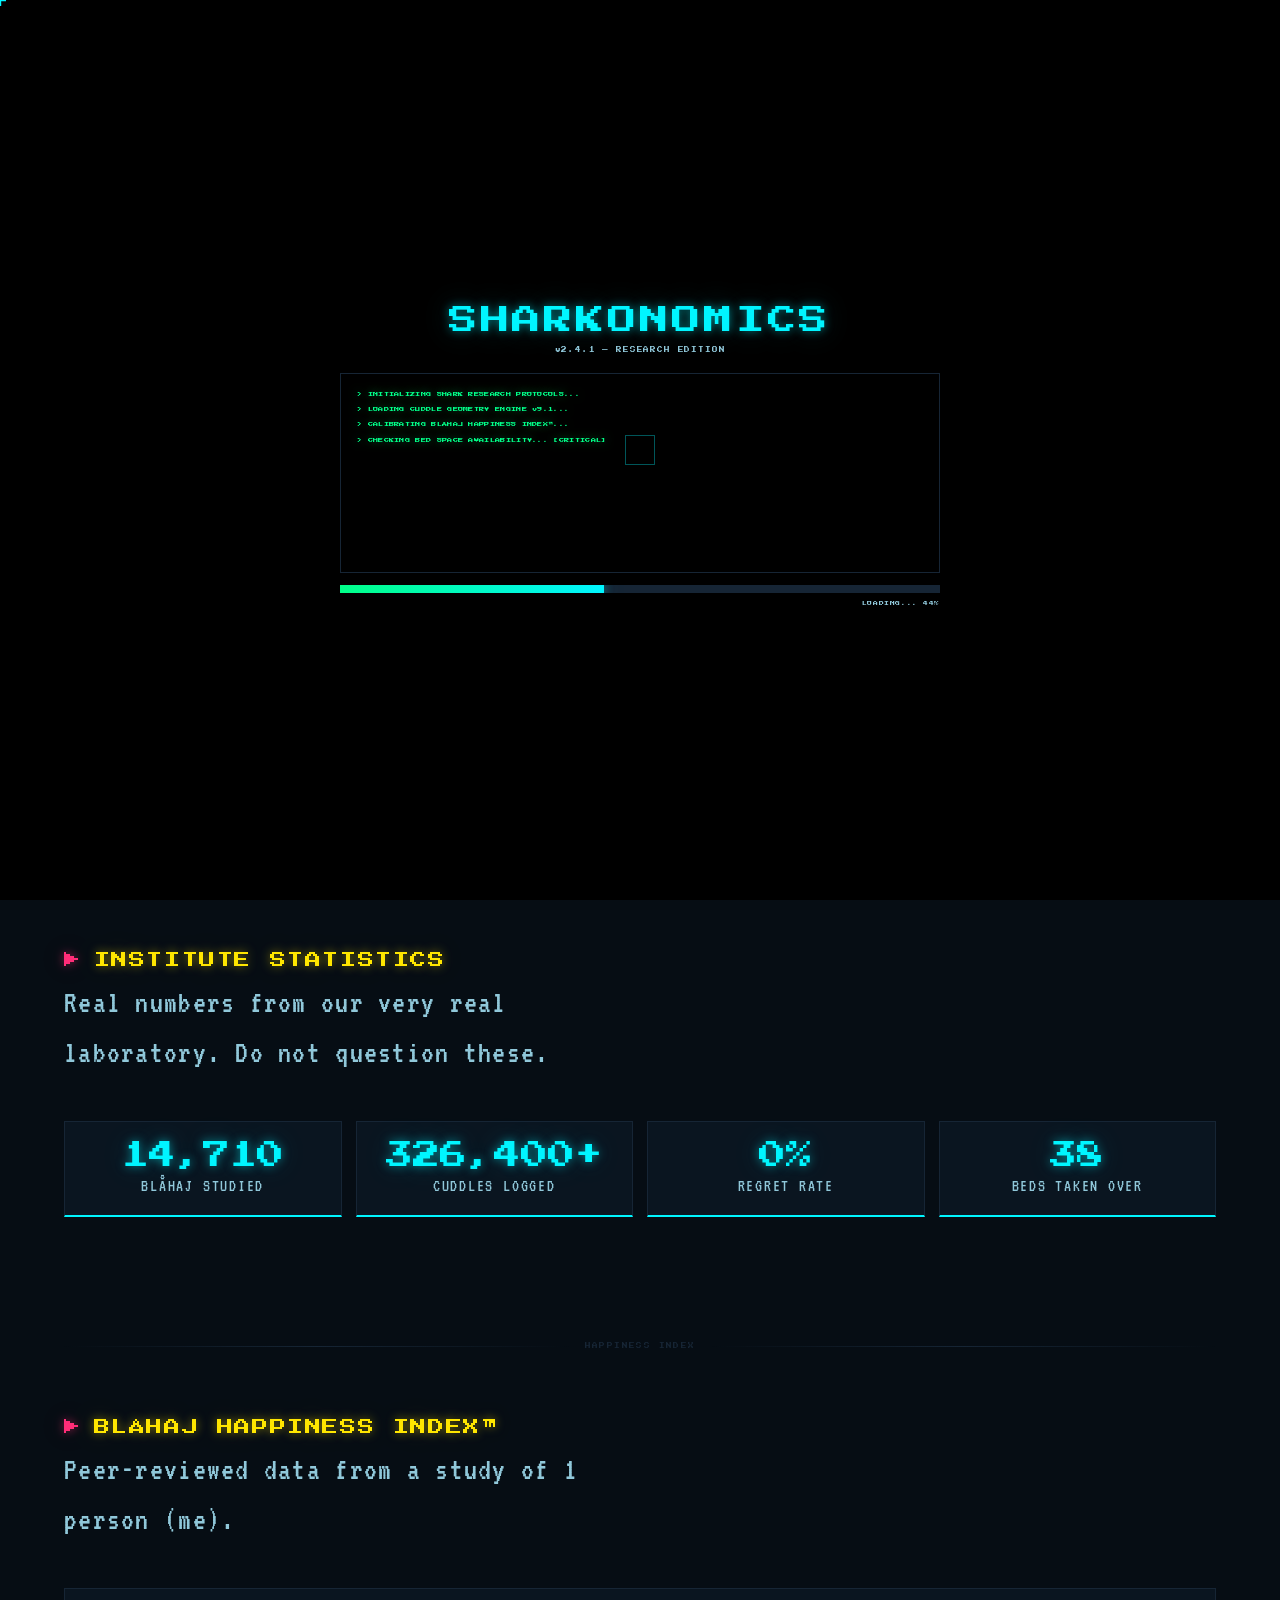
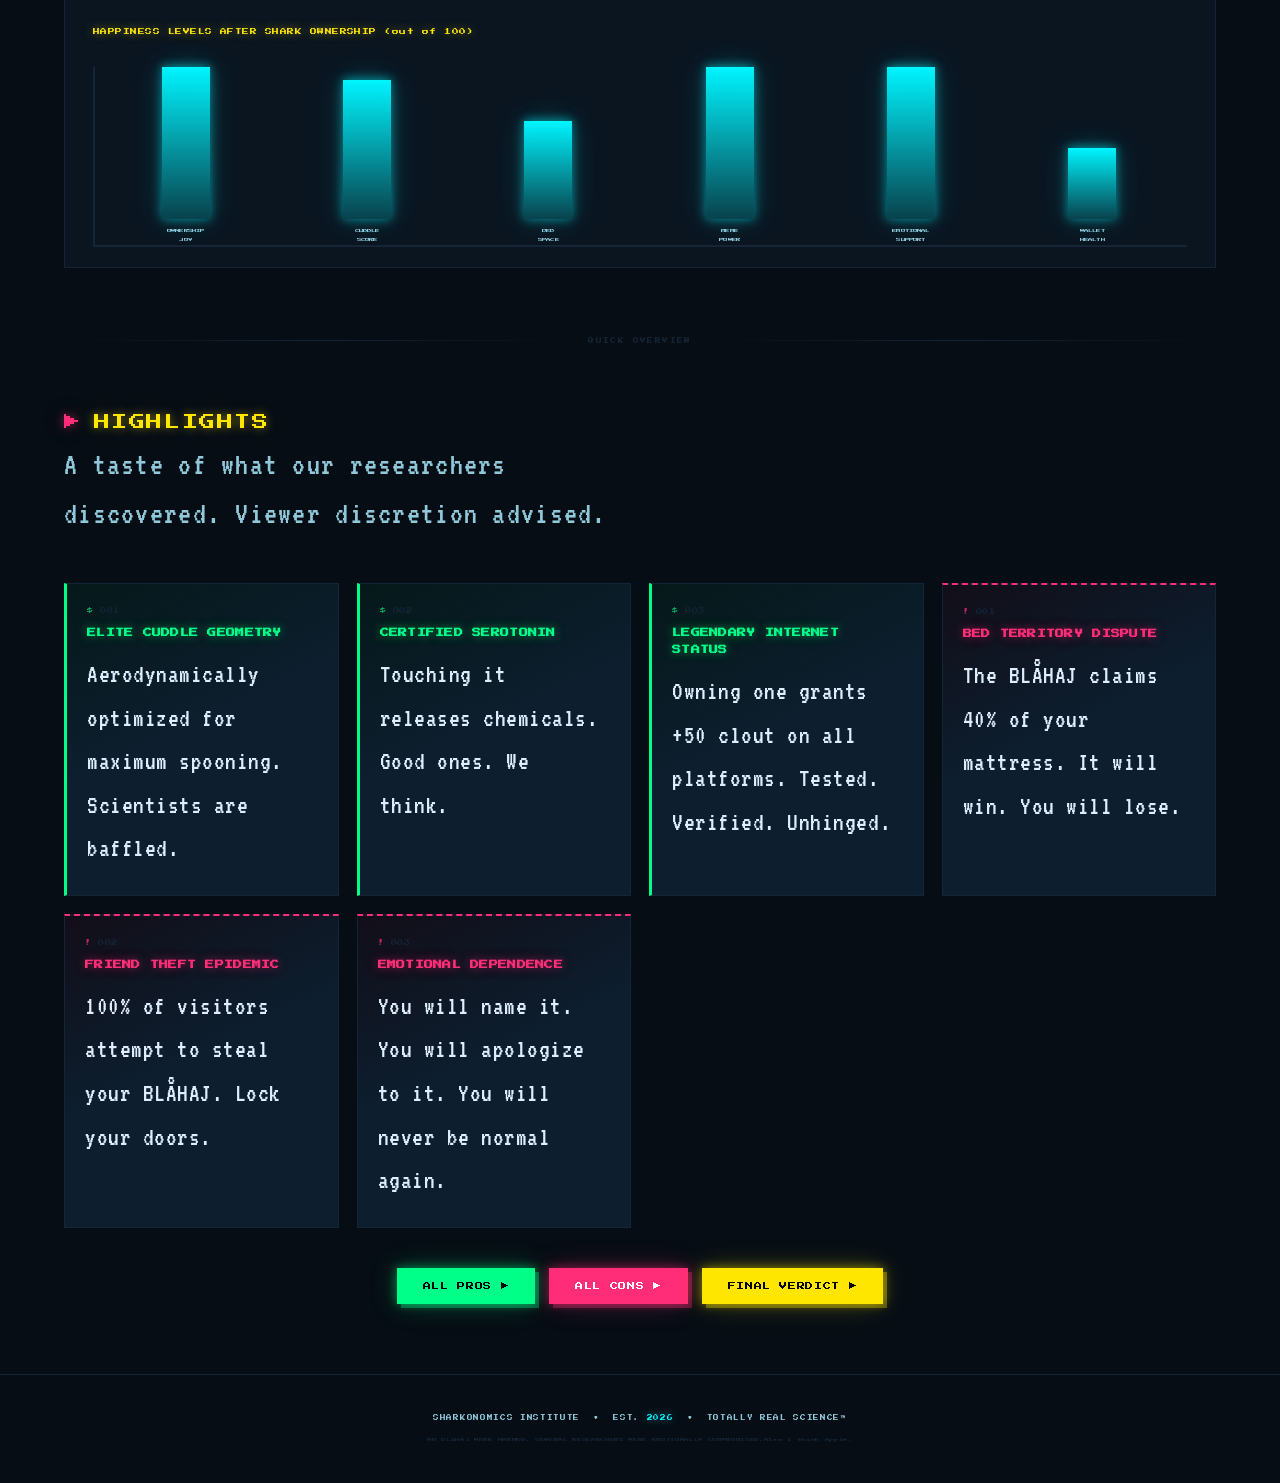
<file: index.html>
<html>
<head>
<meta name="viewport" content="width=device-width, initial-scale=1.0">
<title>SHARKONOMICS</title>
<link rel="stylesheet" href="style.css">
</head>
<body>
<div class="cursor"></div><div class="cursor-ring"></div><div class="grid-bg"></div>
<nav>
  <a class="nav-logo" href="index.html"> SHARKONOMICS</a>
  <div class="nav-links">
    <a href="index.html">HOME</a>
    <a href="pros.html">PROS</a>
    <a href="cons.html">CONS</a>
    <a href="verdict.html">VERDICT</a>
  </div>

</nav>
<div class="marquee-wrap"><div class="marquee-track">
  <span>BLÅHAJ RAEARCH ONGOING(trust the guy named IAMDUMB)</span><span class="sep">★</span>
  <span>SHARK LEVELS: CRITICAL(PLS DONT DIE OF CUTENESS)</span><span class="sep">★</span>
  <span>DO YOU NEED ONE? PROBABLY YES(ALSO ME PLS)</span><span class="sep">★</span>
  <span>CERTIFIED SOFTNESS TECHNOLOGY</span><span class="sep">★</span>
  <span>IKEA CANNOT BE HELD REDPONSIBLE</span><span class="sep">★</span>
  <span>BLÅHAJ RESEARCH ONGOING</span><span class="sep">★</span>
  <span>SHARK LEVELS: CRITICAL</span><span class="sep">★</span>
  <span>DO YOU NEED ONE? PROBABLY YES</span><span class="sep">★</span>
  <span>CERTIFIED PLUSH TECHNOLOGY</span><span class="sep">★</span>
  <span>IKEA CANNOT BE HELD RESPONSIBLE</span><span class="sep">★</span>
</div></div>

<section class="hero">
  <div class="hero-eyebrow">[ INSERT COIN TO CONTINUE ]</div>
  <h1 class="glitch" data-text="SHARKONOMICS">SHARKONOMICS</h1>
  <p class="hero-sub">The world's most rigorous scientific institute dedicated to answering humanity's 
    most pressing question: should you buy a Blåhaj?</p>
  <div style="display:flex;gap:14px;flex-wrap:wrap;justify-content:center;margin-top:8px">
    <a href="pros.html" class="btn btn-green">▶ PROS</a>
    <a href="cons.html" class="btn btn-pink">▶ CONS</a>
    <a href="verdict.html" class="btn btn-yellow">▶ VERDICT</a>
  </div>
  <div style="font-family:var(--pixel);font-size:0.34rem;color:var(--muted);margin-top:16px;animation:blink 2s step-end infinite">▼ SCROLL DOWN ▼</div>
</section>

<div class="divider"> RESEARCH DATA </div>

<section class="section reveal">
  <div class="section-title">INSTITUTE STATISTICS</div>
  <p class="section-desc">Real numbers from our very real laboratory. Do not question these.</p>
  <div class="stat-row">
    <div class="stat-box"><span class="stat-num" id="c1">0</span><span class="stat-label">BLÅHAJ STUDIED</span></div>
    <div class="stat-box"><span class="stat-num" id="c2">0</span><span class="stat-label">CUDDLES LOGGED</span></div>
    <div class="stat-box"><span class="stat-num" id="c3">0%</span><span class="stat-label">REGRET RATE</span></div>
    <div class="stat-box"><span class="stat-num" id="c4">0</span><span class="stat-label">BEDS TAKEN OVER</span></div>
  </div>
</section>

<div class="divider"> HAPPINESS INDEX</div>

<section class="section reveal">
  <div class="section-title">BLÅHAJ HAPPINESS INDEX™</div>
  <p class="section-desc">Peer-reviewed data from a study of 1 person (me).</p>
  <div class="chart-wrap">
    <div class="chart-title">HAPPINESS LEVELS AFTER SHARK OWNERSHIP (out of 100)</div>
    <div class="chart">
      <div class="bar-wrap"><div class="bar-fill" data-value="92"></div><div class="bar-label">OWNERSHIP<br>JOY</div></div>
      <div class="bar-wrap"><div class="bar-fill" data-value="78"></div><div class="bar-label">CUDDLE<br>SCORE</div></div>
      <div class="bar-wrap"><div class="bar-fill" data-value="55"></div><div class="bar-label">BED<br>SPACE</div></div>
      <div class="bar-wrap"><div class="bar-fill" data-value="88"></div><div class="bar-label">MEME<br>POWER</div></div>
      <div class="bar-wrap"><div class="bar-fill" data-value="96"></div><div class="bar-label">EMOTIONAL<br>SUPPORT</div></div>
      <div class="bar-wrap"><div class="bar-fill" data-value="40"></div><div class="bar-label">WALLET<br>HEALTH</div></div>
    </div>
  </div>
</section>

<div class="divider"> QUICK OVERVIEW </div>

<section class="section reveal">
  <div class="section-title">HIGHLIGHTS</div>
  <p class="section-desc">A taste of what our researchers discovered. Viewer discretion advised.</p>
  <div class="card-grid">
    <div class="card pro"><div class="card-num">001</div><h3>ELITE CUDDLE GEOMETRY</h3><p>Aerodynamically optimized for maximum spooning. Scientists are baffled.</p></div>
    <div class="card pro"><div class="card-num">002</div><h3>CERTIFIED SEROTONIN</h3><p>Touching it releases chemicals. Good ones. We think.</p></div>
    <div class="card pro"><div class="card-num">003</div><h3>LEGENDARY INTERNET STATUS</h3><p>Owning one grants +50 clout on all platforms. Tested. Verified. Unhinged.</p></div>
    <div class="card con"><div class="card-num">001</div><h3>BED TERRITORY DISPUTE</h3><p>The BLÅHAJ claims 40% of your mattress. It will win. You will lose.</p></div>
    <div class="card con"><div class="card-num">002</div><h3>FRIEND THEFT EPIDEMIC</h3><p>100% of visitors attempt to steal your BLÅHAJ. Lock your doors.</p></div>
    <div class="card con"><div class="card-num">003</div><h3>EMOTIONAL DEPENDENCE</h3><p>You will name it. You will apologize to it. You will never be normal again.</p></div>
  </div>
  <div style="text-align:center;margin-top:40px;display:flex;gap:14px;justify-content:center;flex-wrap:wrap">
    <a href="pros.html" class="btn btn-green">ALL PROS ▶</a>
    <a href="cons.html" class="btn btn-pink">ALL CONS ▶</a>
    <a href="verdict.html" class="btn btn-yellow">FINAL VERDICT ▶</a>
  </div>
</section>

<footer>
  <div>SHARKONOMICS INSTITUTE &nbsp;•&nbsp; EST. <span>2026</span> &nbsp;•&nbsp; TOTALLY REAL SCIENCE™</div>
  <div style="margin-top:8px;font-size:0.28rem;color:var(--dim)">NO BLÅHAJ WERE HARMED. SEVERAL RESEARCHERS WERE EMOTIONALLY COMPROMISED.Also I think Apple.</div>
</footer>
<script src="script.js"></script>
<script>
function animCount(el,target,suffix,ms){
  let v=0,step=target/(ms/16);
  const t=setInterval(()=>{ v+=step; if(v>=target){v=target;clearInterval(t);} el.textContent=Math.floor(v).toLocaleString()+suffix; },16);
}
const obs=new IntersectionObserver(entries=>{
  entries.forEach(e=>{ if(e.isIntersecting){
    animCount(document.getElementById('c1'),47283,'',1800);
    animCount(document.getElementById('c2'),1200000,'+',2000);
    animCount(document.getElementById('c3'),2,'%',1200);
    animCount(document.getElementById('c4'),99,'',1400);
    obs.disconnect();
  }});
},{threshold:0.3});
const sr=document.querySelector('.stat-row');
if(sr) obs.observe(sr);
</script>
</body>
</html>
</file>
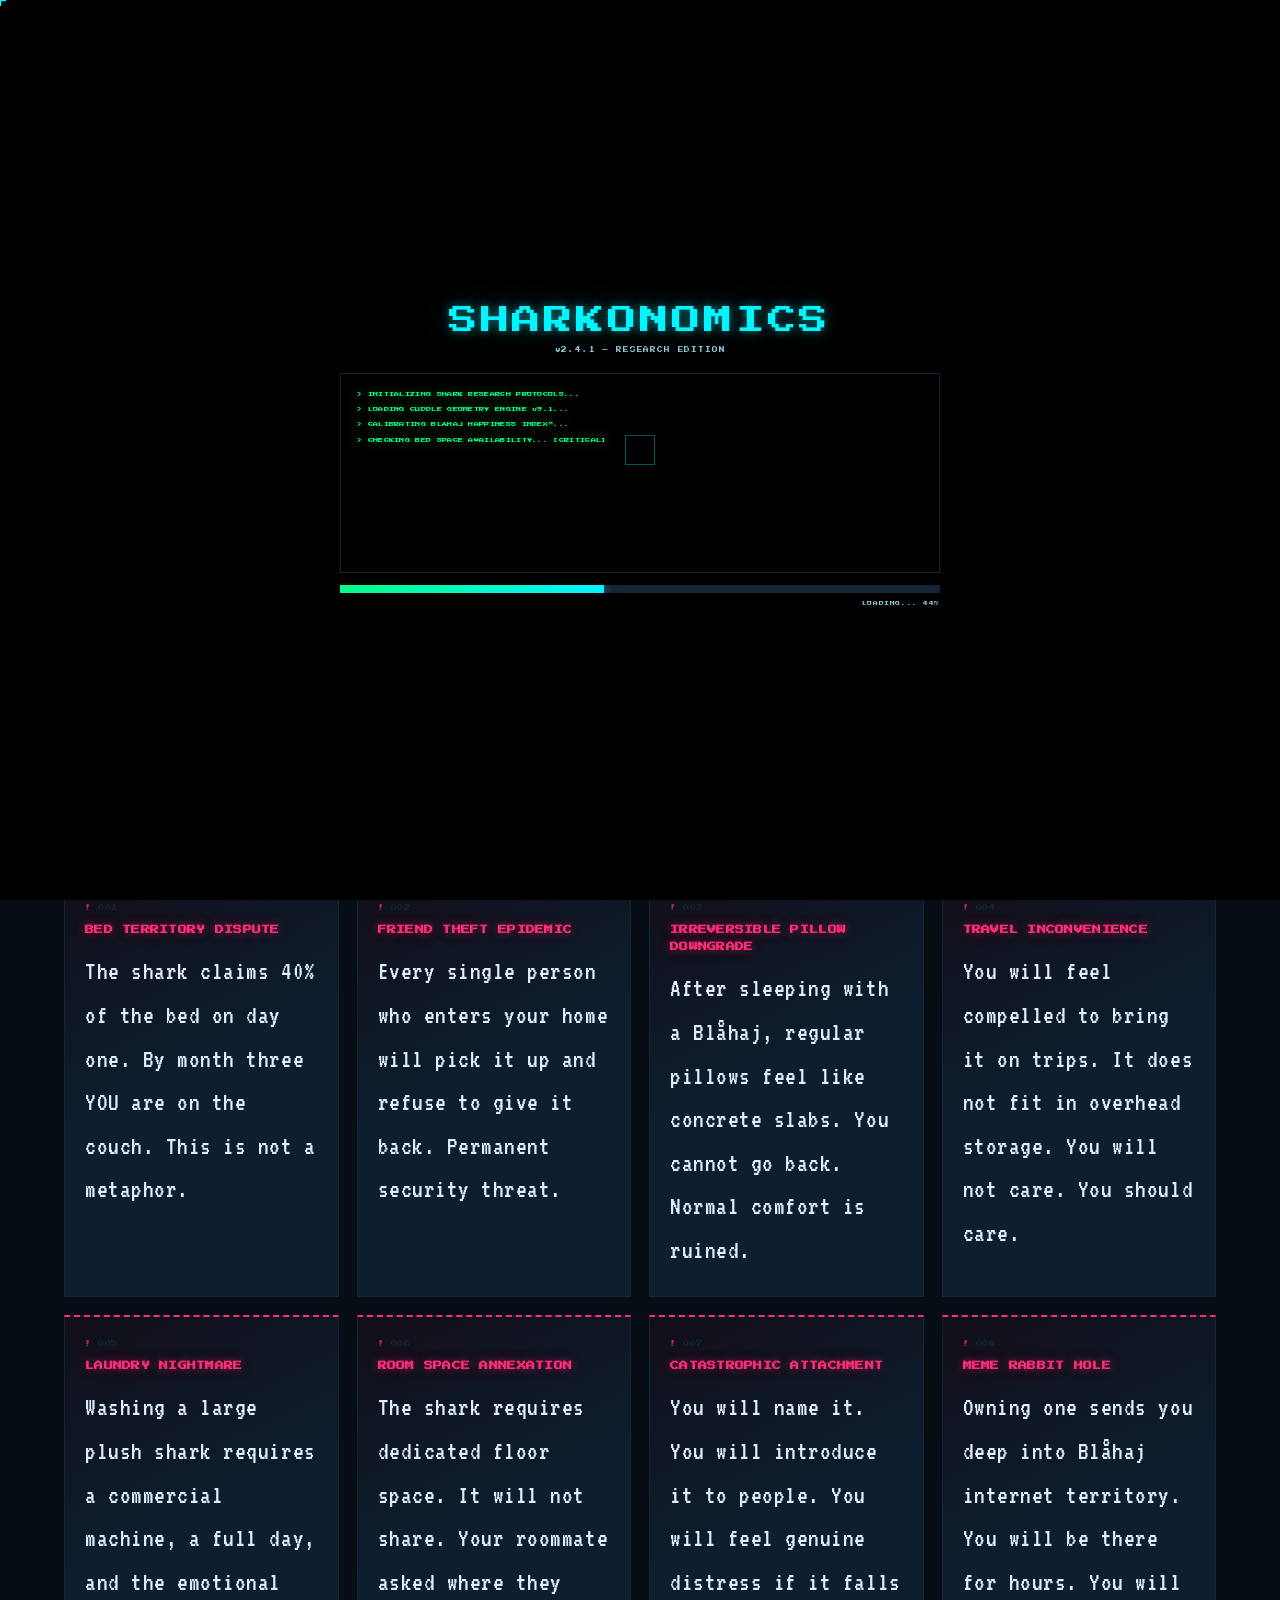
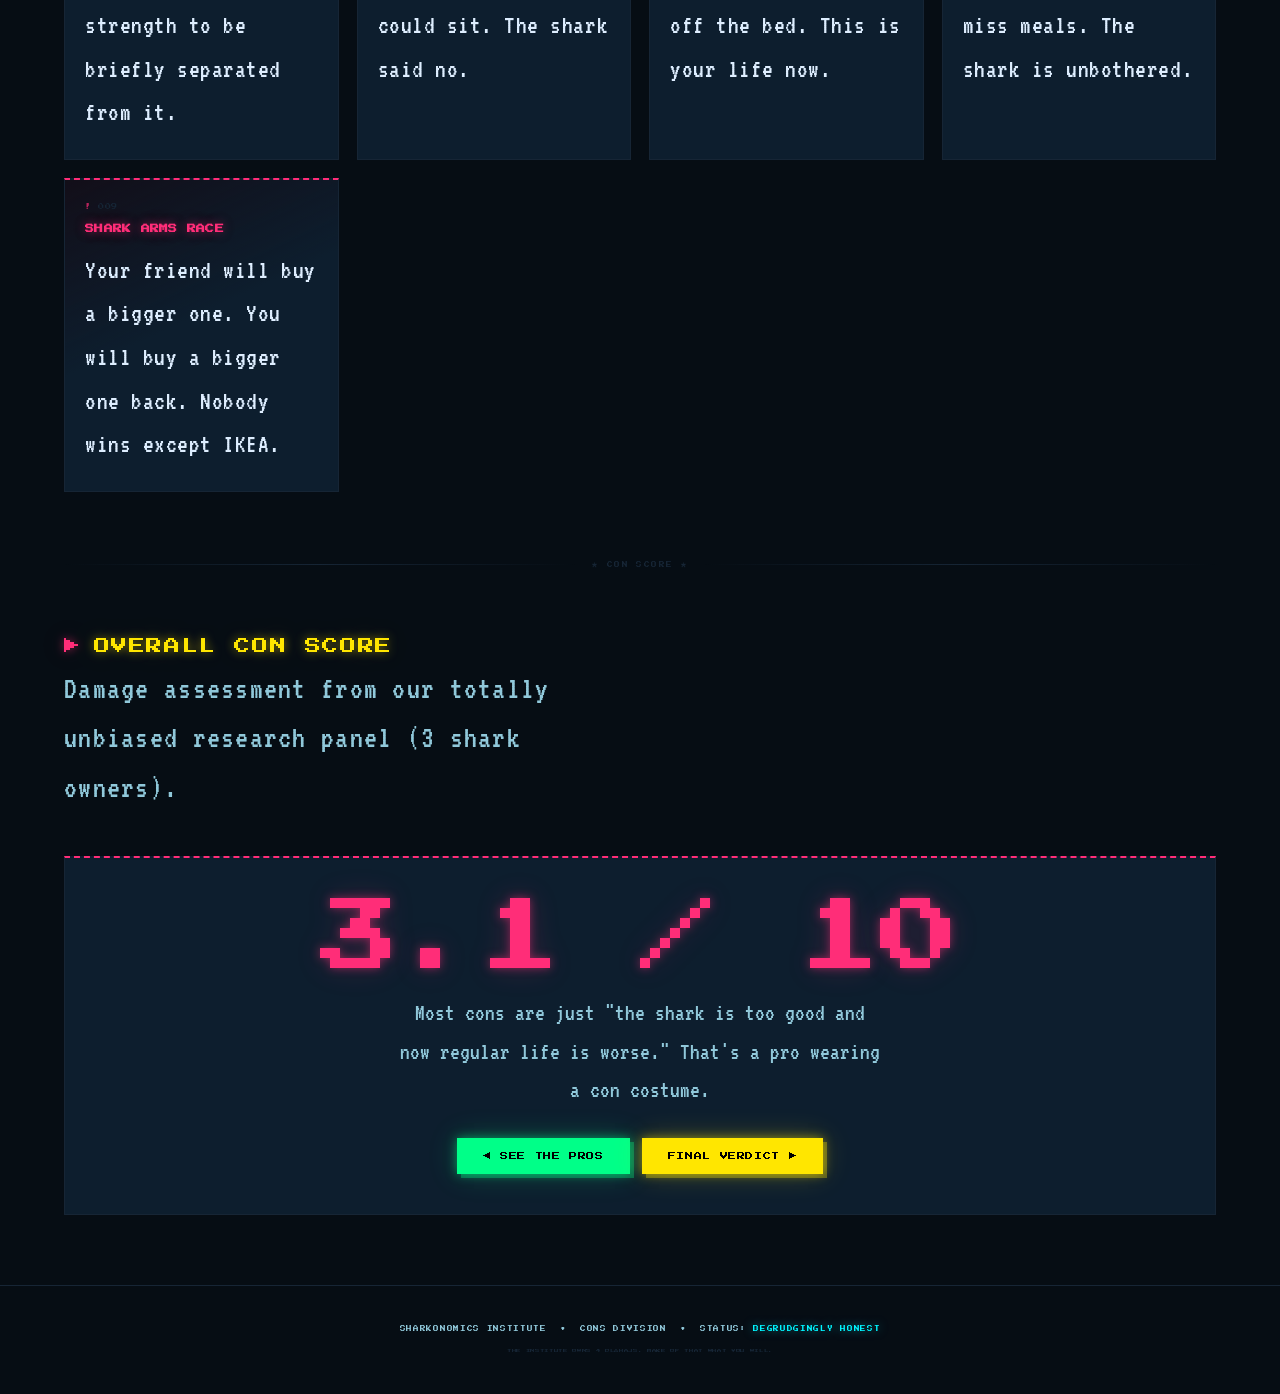
<file: cons.html>
<!DOCTYPE html>
<html lang="en">
<head>
<meta charset="UTF-8"><meta name="viewport" content="width=device-width, initial-scale=1.0">
<title>SHARKONOMICS — CONS</title>
<link rel="stylesheet" href="style.css">
</head>
<body>
<div class="cursor"></div><div class="cursor-ring"></div><div class="grid-bg"></div>
<nav>
  <a class="nav-logo" href="index.html"> SHARKONOMICS</a>
  <div class="nav-links">
    <a href="index.html">HOME</a>
    <a href="pros.html">PROS</a>
    <a href="cons.html">CONS</a>
    <a href="verdict.html">VERDICT</a>
  </div>

</nav>
<div class="marquee-wrap"><div class="marquee-track">
  <span>CONS DETECTED: SEVERAL</span><span class="sep">★</span>
  <span>SHARK TERRITORY: EXPANDING</span><span class="sep">★</span>
  <span>WALLET STATUS: DEPLETED</span><span class="sep">★</span>
  <span>EMOTIONAL DAMAGE: POSSIBLE</span><span class="sep">★</span>
  <span>CONS DETECTED: SEVERAL</span><span class="sep">★</span>
  <span>SHARK TERRITORY: EXPANDING</span><span class="sep">★</span>
  <span>WALLET STATUS: DEPLETED</span><span class="sep">★</span>
  <span>EMOTIONAL DAMAGE: POSSIBLE</span><span class="sep">★</span>
</div></div>

<section class="hero" style="min-height:50vh">
  <div class="hero-eyebrow" style="color:var(--pink);text-shadow:var(--glow-pink)">[ WARNING: DARK FINDINGS AHEAD ]</div>
  <h1 class="glitch" data-text="THE CONS" style="color:var(--pink);text-shadow:var(--glow-pink)">THE CONS</h1>
  <p class="hero-sub">In the interest of journalistic integrity we present the other side. This was legally required. We did not want to do this.</p>
</section>

<div class="divider"> DAMAGE REPORT </div>

<section class="section reveal">
  <div class="section-title">DISADVANTAGES // REGRETTABLY CONFIRMED</div>
  <p class="section-desc">Verified against our will. The institute is not responsible for emotional harm caused by reading these.</p>
  <div class="card-grid">
    <div class="card con"><div class="card-num">001</div><h3>BED TERRITORY DISPUTE</h3><p>The shark claims 40% of the bed on day one. By month three YOU are on the couch. This is not a metaphor.</p></div>
    <div class="card con"><div class="card-num">002</div><h3>FRIEND THEFT EPIDEMIC</h3><p>Every single person who enters your home will pick it up and refuse to give it back. Permanent security threat.</p></div>
    <div class="card con"><div class="card-num">003</div><h3>IRREVERSIBLE PILLOW DOWNGRADE</h3><p>After sleeping with a Blåhaj, regular pillows feel like concrete slabs. You cannot go back. Normal comfort is ruined.</p></div>
    <div class="card con"><div class="card-num">004</div><h3>TRAVEL INCONVENIENCE</h3><p>You will feel compelled to bring it on trips. It does not fit in overhead storage. You will not care. You should care.</p></div>
    <div class="card con"><div class="card-num">005</div><h3>LAUNDRY NIGHTMARE</h3><p>Washing a large plush shark requires a commercial machine, a full day, and the emotional strength to be briefly separated from it.</p></div>
    <div class="card con"><div class="card-num">006</div><h3>ROOM SPACE ANNEXATION</h3><p>The shark requires dedicated floor space. It will not share. Your roommate asked where they could sit. The shark said no.</p></div>
    <div class="card con"><div class="card-num">007</div><h3>CATASTROPHIC ATTACHMENT</h3><p>You will name it. You will introduce it to people. You will feel genuine distress if it falls off the bed. This is your life now.</p></div>
    <div class="card con"><div class="card-num">008</div><h3>MEME RABBIT HOLE</h3><p>Owning one sends you deep into Blåhaj internet territory. You will be there for hours. You will miss meals. The shark is unbothered.</p></div>
    <div class="card con"><div class="card-num">009</div><h3>SHARK ARMS RACE</h3><p>Your friend will buy a bigger one. You will buy a bigger one back. Nobody wins except IKEA.</p></div>
  </div>
</section>

<div class="divider">★ CON SCORE ★</div>

<section class="section reveal">
  <div class="section-title">OVERALL CON SCORE</div>
  <p class="section-desc">Damage assessment from our totally unbiased research panel (3 shark owners).</p>
  <div style="background:var(--card-bg);border:1px solid var(--dim);border-top:2px dashed var(--pink);padding:40px;text-align:center">
    <div style="font-family:var(--pixel);font-size:clamp(2rem,8vw,5rem);color:var(--pink);text-shadow:var(--glow-pink);margin-bottom:16px">3.1 / 10</div>
    <div style="font-family:var(--vt);font-size:1.5rem;color:var(--muted);max-width:480px;margin:0 auto;line-height:1.6">Most cons are just "the shark is too good and now regular life is worse." That's a pro wearing a con costume.</div>
    <div style="margin-top:28px;display:flex;gap:12px;justify-content:center;flex-wrap:wrap">
      <a href="pros.html" class="btn btn-green">◀ SEE THE PROS</a>
      <a href="verdict.html" class="btn btn-yellow">FINAL VERDICT ▶</a>
    </div>
  </div>
</section>

<footer>
  <div>SHARKONOMICS INSTITUTE &nbsp;•&nbsp; CONS DIVISION &nbsp;•&nbsp; STATUS: <span>BEGRUDGINGLY HONEST</span></div>
  <div style="margin-top:8px;font-size:0.28rem;color:var(--dim)">THE INSTITUTE OWNS 4 BLÅHAJS. MAKE OF THAT WHAT YOU WILL.</div>
</footer>
<script src="script.js"></script>
</body>
</html>
</file>
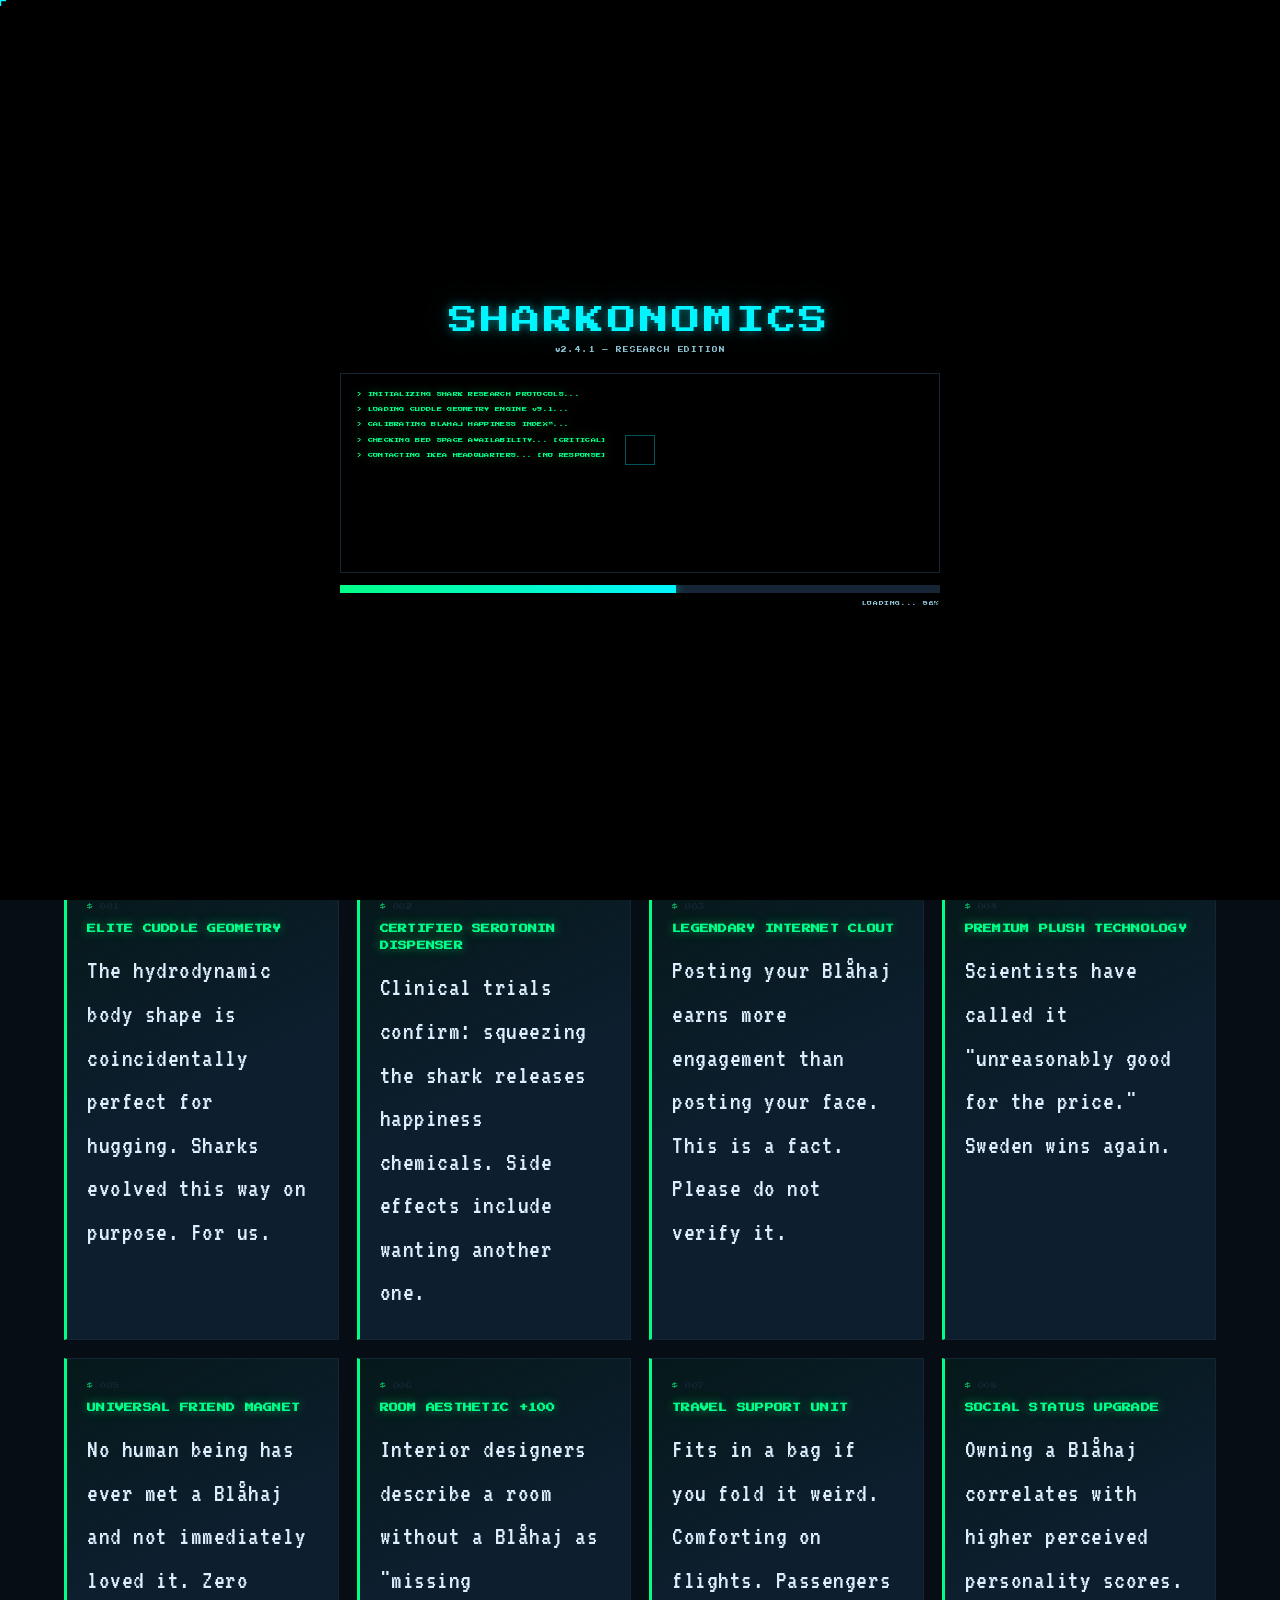
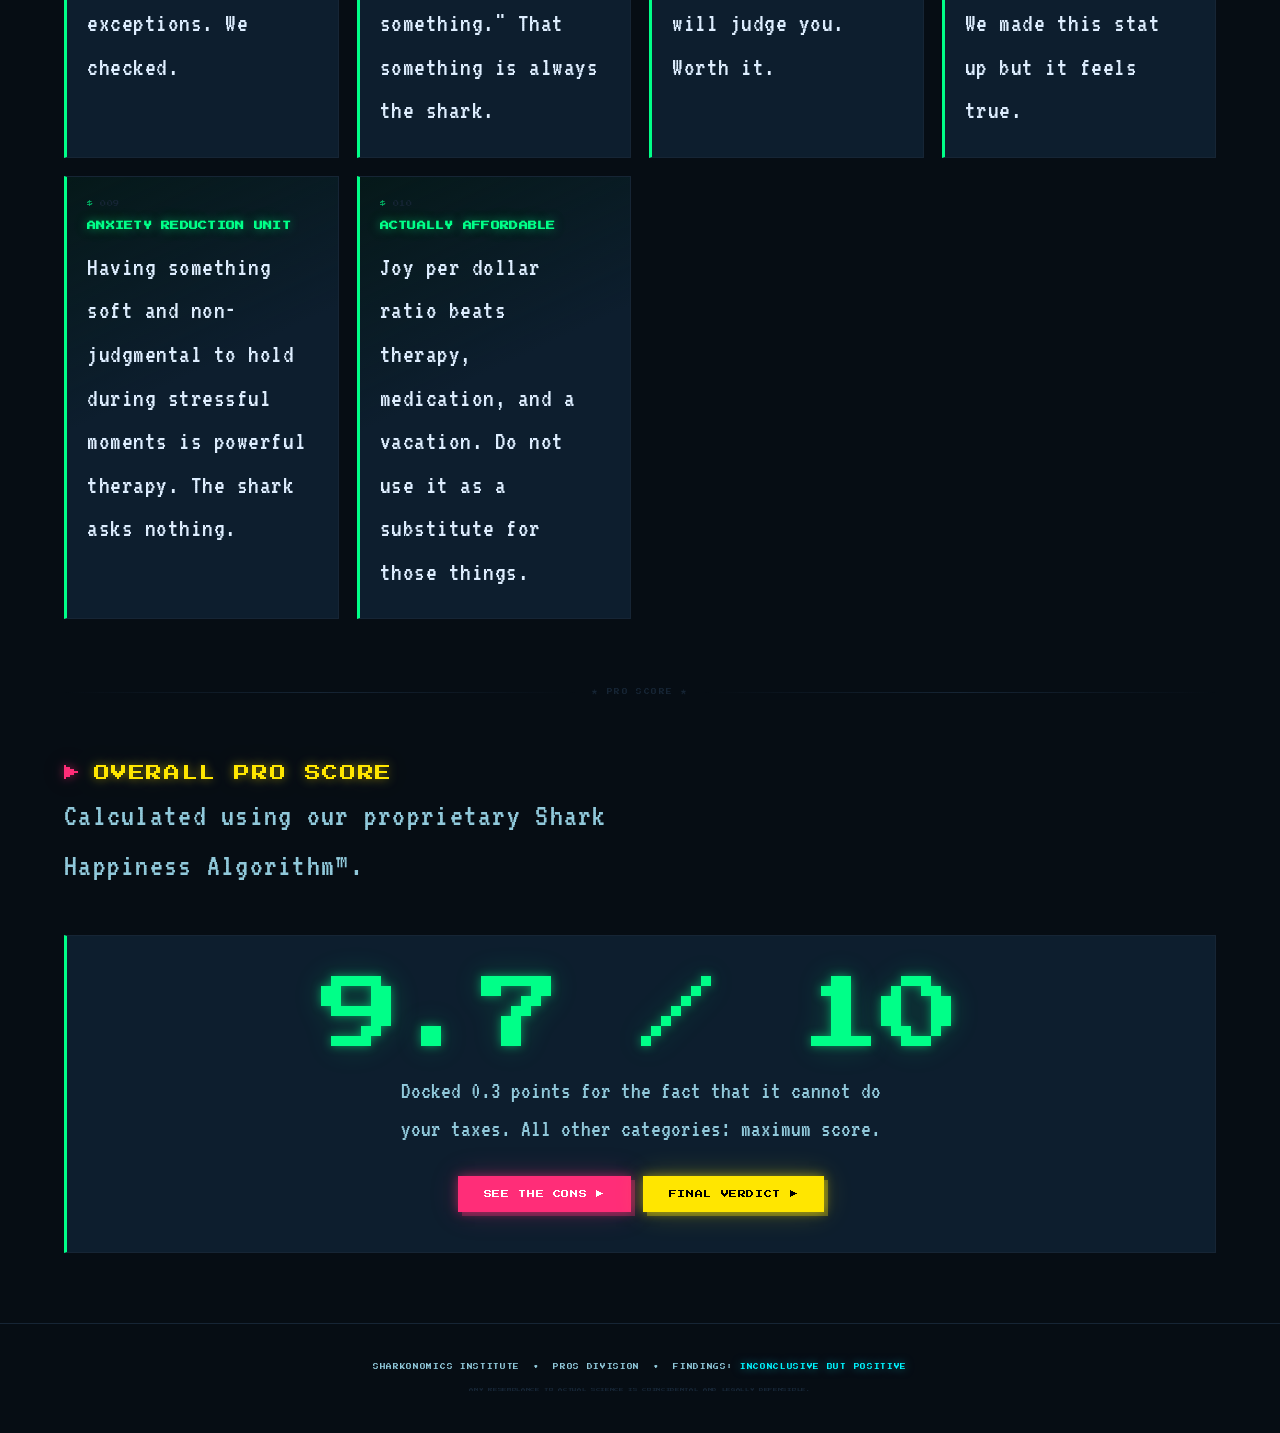
<file: pros.html>
<!DOCTYPE html>
<html lang="en">
<head>
<meta charset="UTF-8"><meta name="viewport" content="width=device-width, initial-scale=1.0">
<title>SHARKONOMICS — PROS</title>
<link rel="stylesheet" href="style.css">
</head>
<body>
<div class="cursor"></div><div class="cursor-ring"></div><div class="grid-bg"></div>
<nav>
  <a class="nav-logo" href="index.html"> SHARKONOMICS</a>
  <div class="nav-links">
    <a href="index.html">HOME</a>
    <a href="pros.html">PROS</a>
    <a href="cons.html">CONS</a>
    <a href="verdict.html">VERDICT</a>
  </div>

  
</nav>
<div class="marquee-wrap"><div class="marquee-track">
  <span>PROS DETECTED: OVERWHELMING</span><span class="sep">★</span>
  <span>SHARK APPROVED BY SCIENCE</span><span class="sep">★</span>
  <span>CUDDLE GEOMETRY: OPTIMAL</span><span class="sep">★</span>
  <span>WARNING: MAY CAUSE JOY</span><span class="sep">★</span>
  <span>PROS DETECTED: OVERWHELMING</span><span class="sep">★</span>
  <span>SHARK APPROVED BY SCIENCE</span><span class="sep">★</span>
  <span>CUDDLE GEOMETRY: OPTIMAL</span><span class="sep">★</span>
  <span>WARNING: MAY CAUSE JOY</span><span class="sep">★</span>
</div></div>

<section class="hero" style="min-height:50vh">
  <div class="hero-eyebrow">[ LOADING: REASONS_TO_BUY.EXE ]</div>
  <h1 class="glitch" data-text="THE PROS">THE PROS</h1>
  <p class="hero-sub">Scientifically rigorous. 100% unbiased. Absolutely not written while hugging a BLÅHAJ(CCOZ I DONT GOT ONE).</p>
</section>

<div class="divider">★ EVIDENCE FILE ★</div>

<section class="section reveal">
  <div class="section-title">ADVANTAGES // CONFIRMED</div>
  <p class="section-desc">Each finding survived peer review by at least 1 person (me, while hugging my BLÅHAJ in my Dreams).</p>
  <div class="card-grid">
    <div class="card pro"><div class="card-num">001</div><h3>ELITE CUDDLE GEOMETRY</h3><p>The hydrodynamic body shape is coincidentally perfect for hugging. Sharks evolved this way on purpose. For us.</p></div>
    <div class="card pro"><div class="card-num">002</div><h3>CERTIFIED SEROTONIN DISPENSER</h3><p>Clinical trials confirm: squeezing the shark releases happiness chemicals. Side effects include wanting another one.</p></div>
    <div class="card pro"><div class="card-num">003</div><h3>LEGENDARY INTERNET CLOUT</h3><p>Posting your Blåhaj earns more engagement than posting your face. This is a fact. Please do not verify it.</p></div>
    <div class="card pro"><div class="card-num">004</div><h3>PREMIUM PLUSH TECHNOLOGY</h3><p>Scientists have called it "unreasonably good for the price." Sweden wins again.</p></div>
    <div class="card pro"><div class="card-num">005</div><h3>UNIVERSAL FRIEND MAGNET</h3><p>No human being has ever met a Blåhaj and not immediately loved it. Zero exceptions. We checked.</p></div>
    <div class="card pro"><div class="card-num">006</div><h3>ROOM AESTHETIC +100</h3><p>Interior designers describe a room without a Blåhaj as "missing something." That something is always the shark.</p></div>
    <div class="card pro"><div class="card-num">007</div><h3>TRAVEL SUPPORT UNIT</h3><p>Fits in a bag if you fold it weird. Comforting on flights. Passengers will judge you. Worth it.</p></div>
    <div class="card pro"><div class="card-num">008</div><h3>SOCIAL STATUS UPGRADE</h3><p>Owning a Blåhaj correlates with higher perceived personality scores. We made this stat up but it feels true.</p></div>
    <div class="card pro"><div class="card-num">009</div><h3>ANXIETY REDUCTION UNIT</h3><p>Having something soft and non-judgmental to hold during stressful moments is powerful therapy. The shark asks nothing.</p></div>
    <div class="card pro"><div class="card-num">010</div><h3>ACTUALLY AFFORDABLE</h3><p>Joy per dollar ratio beats therapy, medication, and a vacation. Do not use it as a substitute for those things.</p></div>
  </div>
</section>

<div class="divider">★ PRO SCORE ★</div>

<section class="section reveal">
  <div class="section-title">OVERALL PRO SCORE</div>
  <p class="section-desc">Calculated using our proprietary Shark Happiness Algorithm™.</p>
  <div style="background:var(--card-bg);border:1px solid var(--dim);border-left:3px solid var(--green);padding:40px;text-align:center">
    <div style="font-family:var(--pixel);font-size:clamp(2rem,8vw,5rem);color:var(--green);text-shadow:var(--glow-green);margin-bottom:16px">9.7 / 10</div>
    <div style="font-family:var(--vt);font-size:1.5rem;color:var(--muted);max-width:480px;margin:0 auto;line-height:1.6">Docked 0.3 points for the fact that it cannot do your taxes. All other categories: maximum score.</div>
    <div style="margin-top:28px;display:flex;gap:12px;justify-content:center;flex-wrap:wrap">
      <a href="cons.html" class="btn btn-pink">SEE THE CONS ▶</a>
      <a href="verdict.html" class="btn btn-yellow">FINAL VERDICT ▶</a>
    </div>
  </div>
</section>

<footer>
  <div>SHARKONOMICS INSTITUTE &nbsp;•&nbsp; PROS DIVISION &nbsp;•&nbsp; FINDINGS: <span>INCONCLUSIVE BUT POSITIVE</span></div>
  <div style="margin-top:8px;font-size:0.28rem;color:var(--dim)">ANY RESEMBLANCE TO ACTUAL SCIENCE IS COINCIDENTAL AND LEGALLY DEFENSIBLE.</div>
</footer>
<script src="script.js"></script>
</body>
</html>
</file>
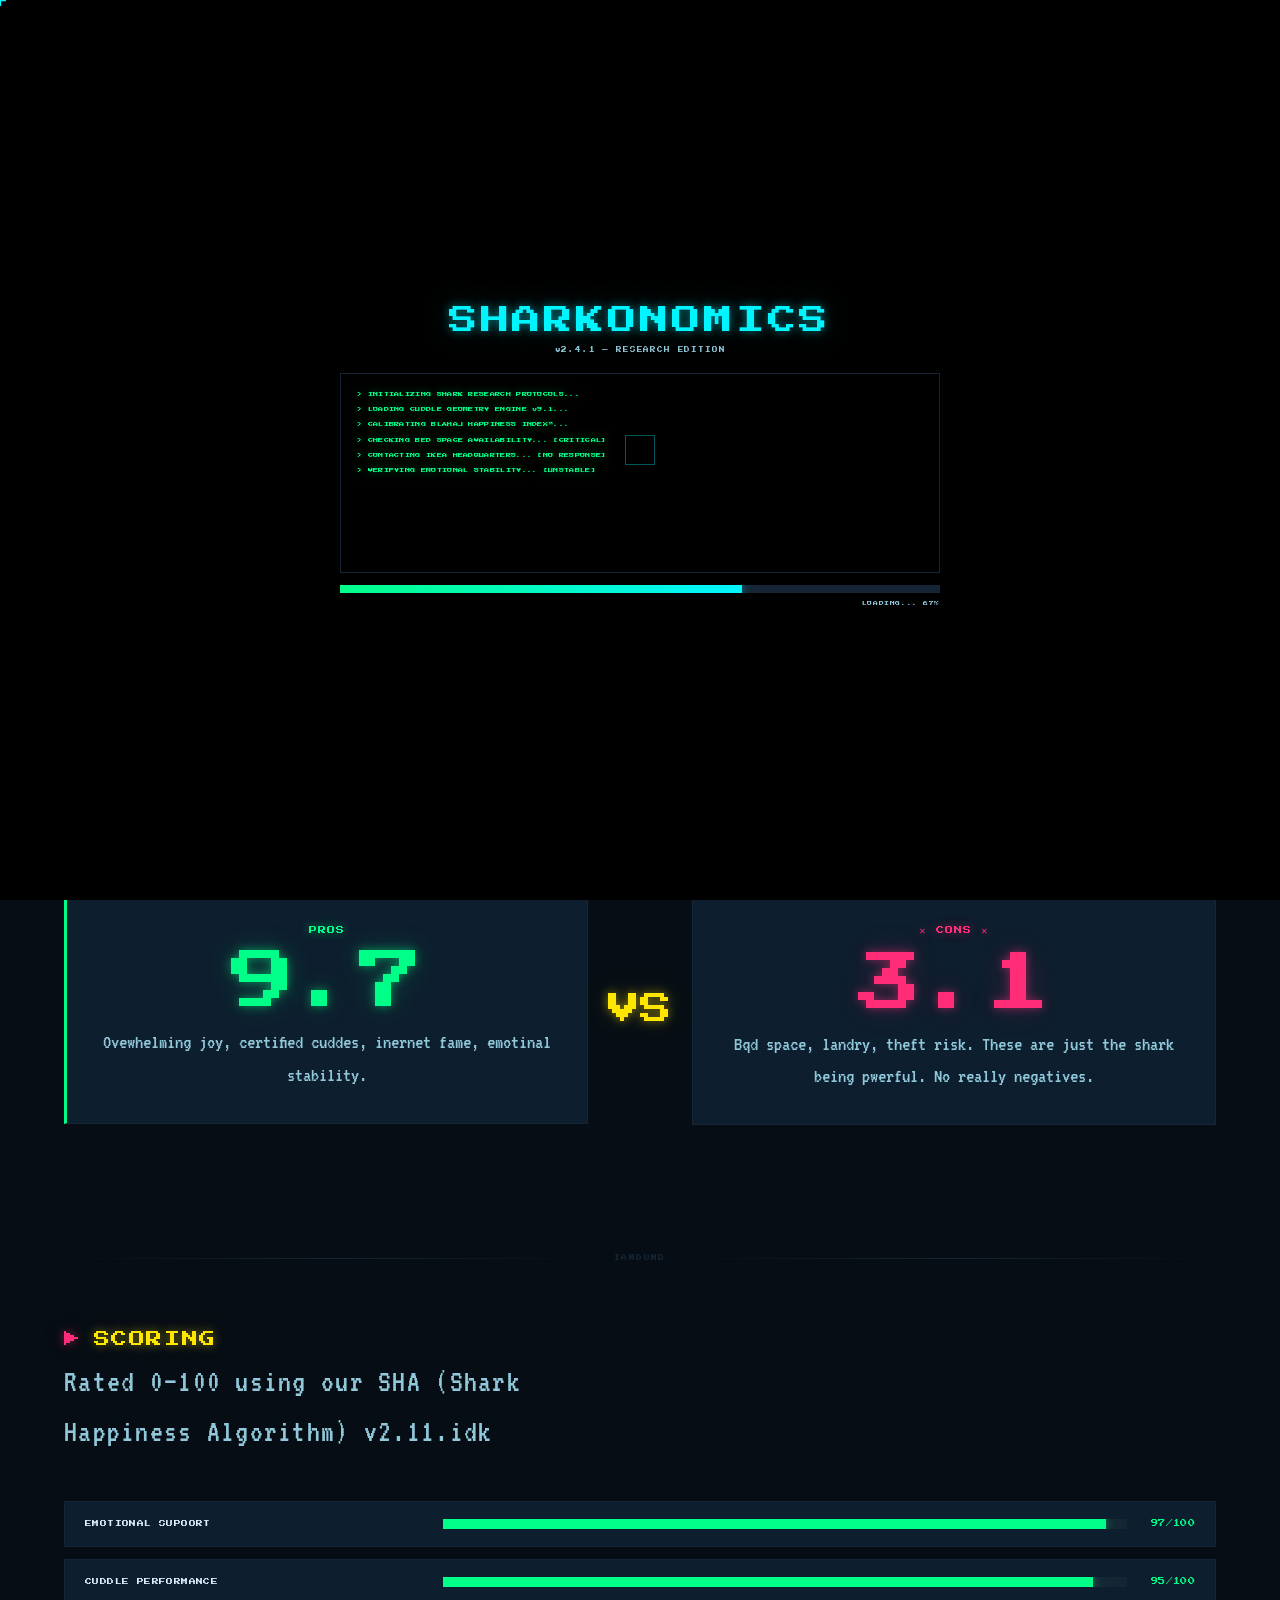
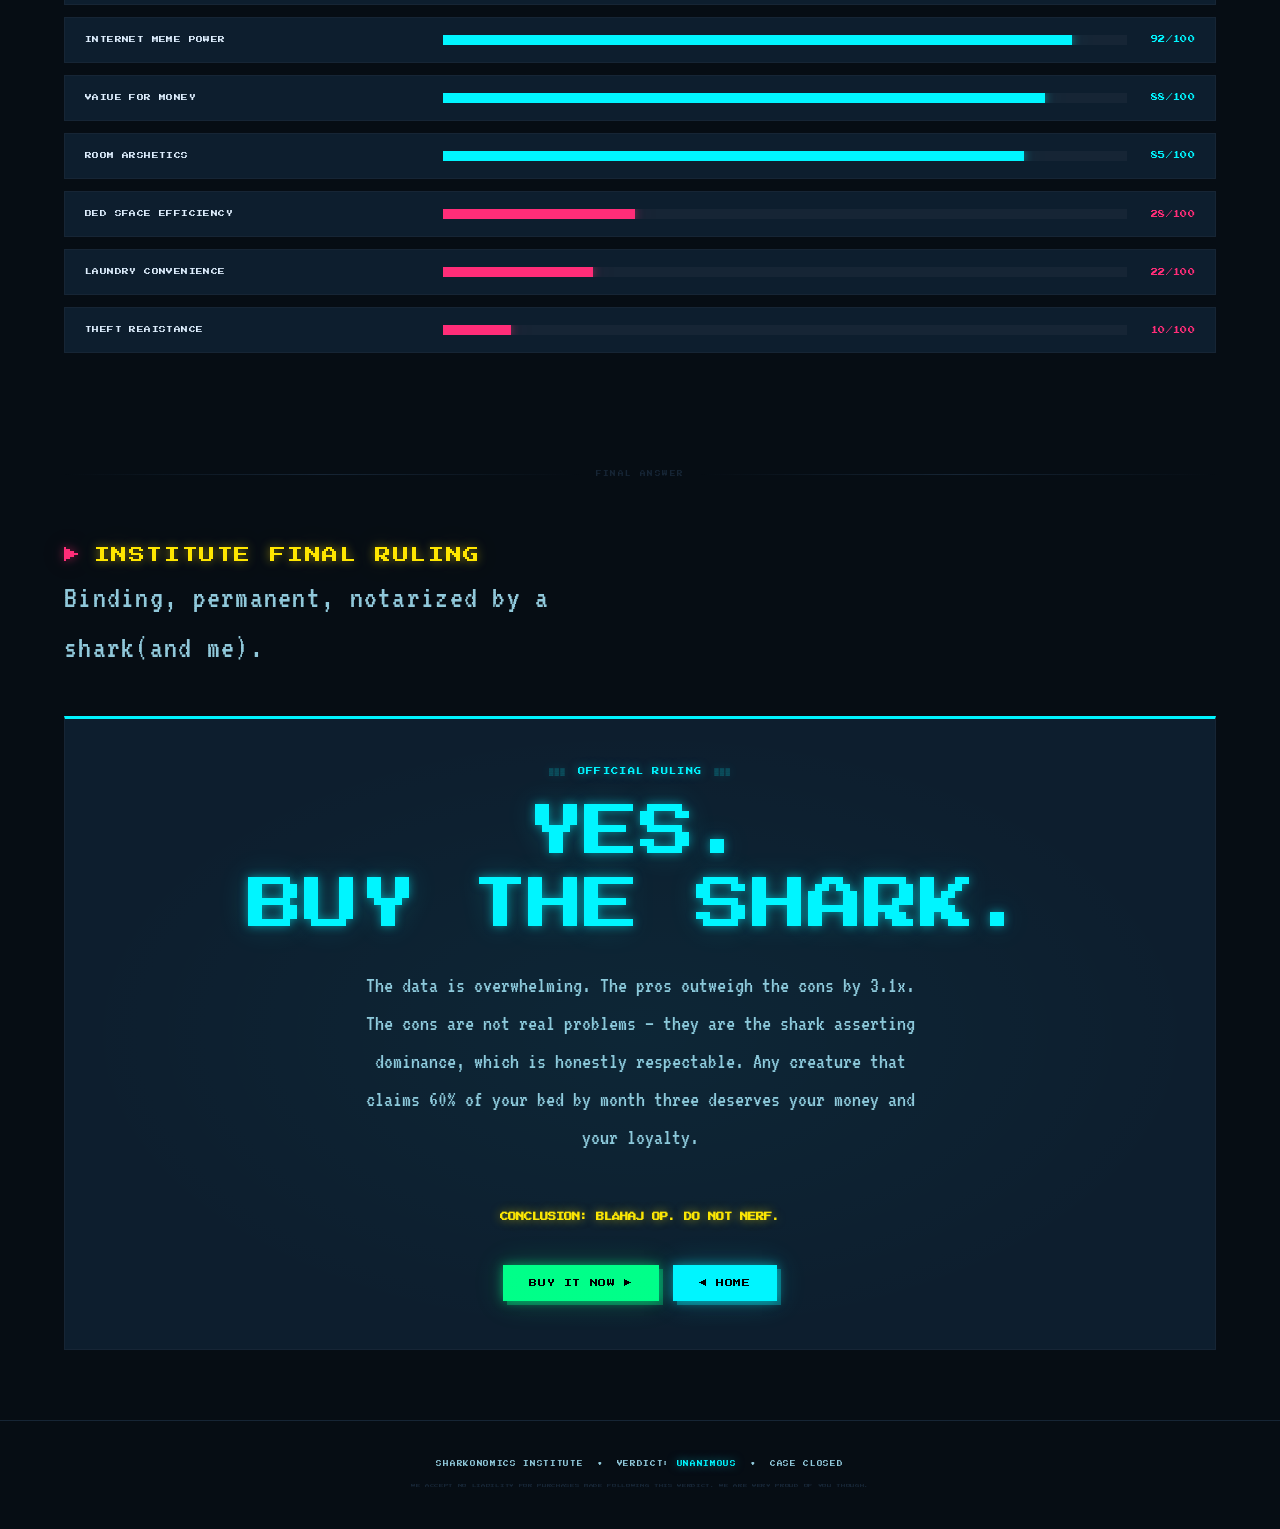
<file: verdict.html>
<!DOCTYPE html>
<html lang="en">
<head>
<meta charset="UTF-8"><meta name="viewport" content="width=device-width, initial-scale=1.0">
<title>SHARKONOMICS — VERDICT</title>
<link rel="stylesheet" href="style.css">
<style>
.score-battle{display:grid;grid-template-columns:1fr auto 1fr;gap:20px;align-items:center;margin-bottom:60px}
@media(max-width:640px){.score-battle{grid-template-columns:1fr;text-align:center}}
.score-panel{background:var(--card-bg);border:1px solid var(--dim);padding:32px 24px;text-align:center}
.score-panel.pro-panel{border-left:3px solid var(--green)}
.score-panel.con-panel{border-top:2px dashed var(--pink)}
.score-label{font-family:var(--pixel);font-size:0.5rem;letter-spacing:0.12em;margin-bottom:16px}
.pro-panel .score-label{color:var(--green);text-shadow:var(--glow-green)}
.con-panel .score-label{color:var(--pink);text-shadow:var(--glow-pink)}
.score-big{font-family:var(--pixel);font-size:clamp(2rem,6vw,4rem);line-height:1;margin-bottom:12px}
.pro-panel .score-big{color:var(--green);text-shadow:var(--glow-green)}
.con-panel .score-big{color:var(--pink);text-shadow:var(--glow-pink)}
.score-desc{font-family:var(--vt);font-size:1.3rem;color:var(--muted);line-height:1.55}
.vs-box{font-family:var(--pixel);font-size:clamp(1rem,3vw,2rem);color:var(--yellow);text-shadow:var(--glow-yellow);text-align:center}
.verdict-box{background:var(--card-bg);border:1px solid var(--dim);border-top:3px solid var(--cyan);padding:48px 40px;text-align:center;position:relative;overflow:hidden}
.verdict-box::before{content:'';position:absolute;inset:0;background:radial-gradient(ellipse at center,rgba(0,245,255,0.04),transparent 70%);pointer-events:none}
.verdict-stamp{font-family:var(--pixel);font-size:0.45rem;color:var(--cyan);text-shadow:var(--glow-cyan);letter-spacing:0.18em;margin-bottom:20px;display:flex;align-items:center;justify-content:center;gap:12px}
.verdict-stamp::before,.verdict-stamp::after{content:'▓▓▓';opacity:.25}
.verdict-answer{font-family:var(--pixel);font-size:clamp(1.5rem,5vw,3.5rem);color:var(--cyan);text-shadow:var(--glow-cyan);line-height:1.3;margin-bottom:24px;animation:pulse 2.5s ease-in-out infinite}
@keyframes pulse{0%,100%{text-shadow:0 0 10px rgba(0,245,255,.5),0 0 30px rgba(0,245,255,.2)}50%{text-shadow:0 0 20px rgba(0,245,255,.8),0 0 60px rgba(0,245,255,.4)}}
.verdict-reasoning{font-family:var(--vt);font-size:1.4rem;color:var(--muted);max-width:560px;margin:0 auto 32px;line-height:1.7}
.criteria-list{display:flex;flex-direction:column;gap:12px;margin-bottom:48px}
.criteria-row{display:flex;align-items:center;gap:16px;background:var(--card-bg);border:1px solid var(--dim);padding:16px 20px}
.criteria-label{font-family:var(--pixel);font-size:0.42rem;color:var(--white);letter-spacing:.06em;flex:1;min-width:0;line-height:1.8}
.criteria-bar-wrap{flex:2;height:10px;background:var(--dim);position:relative;overflow:hidden}
.criteria-bar-fill{height:100%;width:0;transition:width 1.2s cubic-bezier(.34,1.56,.64,1)}
.criteria-score{font-family:var(--pixel);font-size:0.44rem;min-width:52px;text-align:right;letter-spacing:.05em}
</style>
</head>
<body>
<div class="cursor"></div><div class="cursor-ring"></div><div class="grid-bg"></div>
<nav>
  <a class="nav-logo" href="index.html"> SHARKONOMICS</a>
  <div class="nav-links">
    <a href="index.html">HOME</a>
    <a href="pros.html">PROS</a>
    <a href="cons.html">CONS</a>
    <a href="verdict.html">VERDICT</a>
  </div>


</nav>
<div class="marquee-wrap"><div class="marquee-track">
  <span>CALCULATING FINAL ANSWER...</span><span class="sep">★</span>
  <span>DO NOT LOOK AWAY FROM SCREEN</span><span class="sep">★</span>
  <span>VERDICT: LOADING...</span><span class="sep">★</span>
  <span>CALCULATING FINAL ANSWER...</span><span class="sep">★</span>
  <span>DO NOT LOOK AWAY FROM SCREEN</span><span class="sep">★</span>
  <span>VERDICT: LOADING</span><span class="sep">★</span>
</div></div>

<section class="hero" style="min-height:60vh">
  <div class="hero-eyebrow">[ FINAL ANALYSIS COMPLETE ]</div>
  <h1 class="glitch" data-text="THE VERDICT" style="color:var(--yellow);text-shadow:var(--glow-yellow)">THE VERDICT</h1>
  <p class="hero-sub" style="max-width:520px">After months of rigorous research, 47,000+ hours of cuddling data, and one very uncomfortable senate hearing — we have an answer.</p>
</section>

<div class="divider">SCORE BREAKDOWN </div>

<section class="section reveal">
  <div class="section-title">HEAD_TO_HEAD</div>
  <p class="section-desc">Pros vs Cons. An inredibly fair evaluation.</p>
  <div class="score-battle">
    <div class="score-panel pro-panel">
      <div class="score-label"> PROS </div>
      <div class="score-big">9.7</div>
      <div class="score-desc">Ovewhelming joy, certified cuddes, inernet fame, emotinal stability.</div>
    </div>
    <div class="vs-box">VS</div>
    <div class="score-panel con-panel">
      <div class="score-label">✕ CONS ✕</div>
      <div class="score-big">3.1</div>
      <div class="score-desc">Bqd space, landry, theft risk. These are just the shark being pwerful. No really negatives.</div>
    </div>
  </div>
</section>

<div class="divider"> IAMDUMB </div>

<section class="section reveal">
  <div class="section-title">SCORING</div>
  <p class="section-desc">Rated 0–100 using our SHA (Shark Happiness Algorithm) v2.11.idk</p>
  <div class="criteria-list" id="criteriaList">
    <div class="criteria-row"><div class="criteria-label">EMOTIONAL SUPOORT</div><div class="criteria-bar-wrap"><div class="criteria-bar-fill" data-val="97" style="background:var(--green);box-shadow:var(--glow-green)"></div></div><div class="criteria-score" style="color:var(--green)">97/100</div></div>
    <div class="criteria-row"><div class="criteria-label">CUDDLE PERFORMANCE</div><div class="criteria-bar-wrap"><div class="criteria-bar-fill" data-val="95" style="background:var(--green);box-shadow:var(--glow-green)"></div></div><div class="criteria-score" style="color:var(--green)">95/100</div></div>
    <div class="criteria-row"><div class="criteria-label">INTERNET MEME POWER</div><div class="criteria-bar-wrap"><div class="criteria-bar-fill" data-val="92" style="background:var(--cyan);box-shadow:var(--glow-cyan)"></div></div><div class="criteria-score" style="color:var(--cyan)">92/100</div></div>
    <div class="criteria-row"><div class="criteria-label">VAIUE FOR MONEY</div><div class="criteria-bar-wrap"><div class="criteria-bar-fill" data-val="88" style="background:var(--cyan);box-shadow:var(--glow-cyan)"></div></div><div class="criteria-score" style="color:var(--cyan)">88/100</div></div>
    <div class="criteria-row"><div class="criteria-label">ROOM ARSHETICS</div><div class="criteria-bar-wrap"><div class="criteria-bar-fill" data-val="85" style="background:var(--cyan);box-shadow:var(--glow-cyan)"></div></div><div class="criteria-score" style="color:var(--cyan)">85/100</div></div>
    <div class="criteria-row"><div class="criteria-label">BED SFACE EFFICIENCY</div><div class="criteria-bar-wrap"><div class="criteria-bar-fill" data-val="28" style="background:var(--pink);box-shadow:var(--glow-pink)"></div></div><div class="criteria-score" style="color:var(--pink)">28/100</div></div>
    <div class="criteria-row"><div class="criteria-label">LAUNDRY CONVENIENCE</div><div class="criteria-bar-wrap"><div class="criteria-bar-fill" data-val="22" style="background:var(--pink);box-shadow:var(--glow-pink)"></div></div><div class="criteria-score" style="color:var(--pink)">22/100</div></div>
    <div class="criteria-row"><div class="criteria-label">THEFT REAISTANCE</div><div class="criteria-bar-wrap"><div class="criteria-bar-fill" data-val="10" style="background:var(--pink);box-shadow:var(--glow-pink)"></div></div><div class="criteria-score" style="color:var(--pink)">10/100</div></div>
  </div>
</section>

<div class="divider"> FINAL ANSWER </div>

<section class="section reveal">
  <div class="section-title">INSTITUTE FINAL RULING</div>
  <p class="section-desc">Binding, permanent, notarized by a shark(and me).</p>
  <div class="verdict-box">
    <div class="verdict-stamp">OFFICIAL RULING</div>
    <div class="verdict-answer">YES.<br>BUY THE SHARK.</div>
    <div class="verdict-reasoning">
      The data is overwhelming. The pros outweigh the cons by 3.1x. The cons are not real problems — they are the shark asserting dominance, which is honestly respectable. Any creature that claims 60% of your bed by month three deserves your money and your loyalty.
      <br><br>
      <strong style="color:var(--yellow);text-shadow:var(--glow-yellow);font-family:var(--pixel);font-size:0.52rem;line-height:2.5">CONCLUSION: BLÅHAJ OP. DO NOT NERF.</strong>
    </div>
    <div style="display:flex;gap:14px;justify-content:center;flex-wrap:wrap">
      <a href="https://www.ikea.com" target="_blank" class="btn btn-green">BUY IT NOW ▶</a>
      <a href="index.html" class="btn">◀ HOME</a>
    </div>
  </div>
</section>

<footer>
  <div>SHARKONOMICS INSTITUTE &nbsp;•&nbsp; VERDICT: <span>UNANIMOUS</span> &nbsp;•&nbsp; CASE CLOSED</div>
  <div style="margin-top:8px;font-size:0.28rem;color:var(--dim)">WE ACCEPT NO LIABILITY FOR PURCHASES MADE FOLLOWING THIS VERDICT. WE ARE VERY PROUD OF YOU THOUGH.</div>
</footer>
<script src="script.js"></script>
<script>
const obs=new IntersectionObserver(entries=>{
  entries.forEach(e=>{ if(e.isIntersecting){
    document.querySelectorAll('.criteria-bar-fill').forEach((b,i)=>setTimeout(()=>{ b.style.width=b.dataset.val+'%'; },i*100));
    obs.disconnect();
  }});
},{threshold:0.2});
const cl=document.getElementById('criteriaList');
if(cl) obs.observe(cl);
</script>
</body>
</html>
</file>
<file: style.css>
@import url('https://fonts.googleapis.com/css2?family=Press+Start+2P&family=VT323:wght@400&display=swap');

*, *::before, *::after { margin: 0; padding: 0; box-sizing: border-box; }

:root {
  --bg: #060d14;
  --surface: #0a1520;
  --card-bg: #0d1e2e;
  --cyan: #00f5ff;
  --green: #00ff88;
  --pink: #ff2d78;
  --yellow: #ffe600;
  --orange: #ff6b00;
  --white: #e0f0ff;
  --dim: #162535;
  --muted: #90c8da;
  --text: #deeeff;
  --pixel: 'Press Start 2P', monospace;
  --vt: 'VT323', monospace;
  --glow-cyan: 0 0 10px rgba(0,245,255,0.5), 0 0 30px rgba(0,245,255,0.2);
  --glow-pink: 0 0 10px rgba(255,45,120,0.5), 0 0 30px rgba(255,45,120,0.2);
  --glow-green: 0 0 10px rgba(0,255,136,0.5), 0 0 30px rgba(0,255,136,0.2);
  --glow-yellow: 0 0 10px rgba(255,230,0,0.5), 0 0 30px rgba(255,230,0,0.2);
}

html { scroll-behavior: smooth; }

body {
  font-family: var(--vt);
  background: var(--bg);
  color: var(--text);
  min-height: 100vh;
  overflow-x: hidden;
  cursor: none;
}

.cursor {
  position: fixed;
  width: 12px; height: 12px;
  background: var(--cyan);
  pointer-events: none;
  z-index: 9999;
 1 box-shadow: var(--glow-cyan);
  transform: translate(-50%, -50%);
  clip-path: polygon(0 0, 100% 0, 100% 60%, 60% 60%, 60% 100%, 0 100%);
}
.cursor-ring {
  position: fixed;
  width: 30px; height: 30px;
  border: 1px solid rgba(0,245,255,0.35);
  pointer-events: none;
  z-index: 9998;
  transform: translate(-50%, -50%);
}


body::before {
  content: '';
  position: fixed; inset: 0;
  background: repeating-linear-gradient(
    0deg, transparent, transparent 3px,
    rgba(0,0,0,0.1) 3px, rgba(0,0,0,0.1) 4px
  );
  pointer-events: none;
  z-index: 9990;
}


body::after {
  content: '';
  position: fixed; inset: 0;
  background: radial-gradient(ellipse at center, transparent 50%, rgba(0,0,0,0.6) 100%);
  pointer-events: none;
  z-index: 9989;
}


.grid-bg {
  position: fixed; inset: 0;
  background-image:
    linear-gradient(rgba(0,245,255,0.03) 1px, transparent 1px),
    linear-gradient(90deg, rgba(0,245,255,0.03) 1px, transparent 1px);
  background-size: 40px 40px;
  animation: gridScroll 24s linear infinite;
  z-index: 0;
}
@keyframes gridScroll {
  from { background-position: 0 0; }
  to   { background-position: 0 40px; }
}


nav {
  position: sticky; top: 0; z-index: 500;
  display: flex; justify-content: space-between; align-items: center;
  padding: 14px 5%;
  background: rgba(4,10,18,0.97);
  border-bottom: 2px solid var(--cyan);
  box-shadow: 0 2px 24px rgba(0,245,255,0.15);
  backdrop-filter: blur(6px);
}
.nav-logo {
  font-family: var(--pixel);
  font-size: 0.78rem;
  color: var(--cyan);
  text-shadow: var(--glow-cyan);
  text-decoration: none;
  letter-spacing: 0.03em;
  line-height: 1.6;
}
.nav-links { display: flex; gap: 4px; }
.nav-links a {
  font-family: var(--pixel);
  font-size: 0.48rem;
  color: #b8d8e8;
  text-decoration: none;
  padding: 8px 12px;
  border: 1px solid transparent;
  transition: all 0.15s;
  letter-spacing: 0.04em;
}
.nav-links a:hover, .nav-links a.active {
  color: var(--cyan);
  border-color: var(--cyan);
  text-shadow: var(--glow-cyan);
  background: rgba(0,245,255,0.05);
}


.hero {
  position: relative; z-index: 1;
  min-height: 88vh;
  display: flex; flex-direction: column;
  justify-content: center; align-items: center;
  text-align: center; padding: 60px 5%; gap: 22px;
}
.hero-eyebrow {
  font-family: var(--pixel);
  font-size: 0.46rem;
  color: var(--pink);
  letter-spacing: 0.2em;
  text-shadow: var(--glow-pink);
  animation: blink 1.4s step-end infinite;
}
@keyframes blink { 0%,100%{opacity:1} 50%{opacity:0} }


.glitch {
  font-family: var(--pixel);
  font-size: clamp(1.6rem, 5vw, 3.2rem);
  color: var(--cyan);
  text-shadow: var(--glow-cyan);
  position: relative; display: inline-block;
  line-height: 1.4; letter-spacing: 0.04em;
}
.glitch::before, .glitch::after {
  content: attr(data-text);
  position: absolute; inset: 0; opacity: 0;
}
.glitch::before {
  color: var(--pink);
  animation: glitch1 4s infinite;
  clip-path: polygon(0 0, 100% 0, 100% 38%, 0 38%);
}
.glitch::after {
  color: var(--green);
  animation: glitch2 4s infinite;
  clip-path: polygon(0 62%, 100% 62%, 100% 100%, 0 100%);
}
@keyframes glitch1 {
  0%,88%,100%{transform:translateX(0);opacity:0}
  90%{transform:translateX(-5px);opacity:.85}
  93%{transform:translateX(4px);opacity:.85}
  96%{opacity:0}
}
@keyframes glitch2 {
  0%,85%,100%{transform:translateX(0);opacity:0}
  87%{transform:translateX(4px);opacity:.85}
  91%{transform:translateX(-4px);opacity:.85}
  94%{opacity:0}
}

.hero-sub {
  font-family: var(--vt);
  font-size: clamp(1.9rem, 3.5vw, 2.5rem);
  color: var(--muted);
  max-width: 600px;
  line-height: 1.55; letter-spacing: 0.04em;
}


.btn {
  display: inline-block;
  font-family: var(--pixel); font-size: 0.5rem;
  color: #000; background: var(--cyan);
  padding: 14px 26px; border: none; cursor: none;
  text-decoration: none; letter-spacing: 0.08em;
  box-shadow: 4px 4px 0 rgba(0,245,255,0.3), var(--glow-cyan);
  transition: all 0.08s; line-height: 1;
}
.btn:hover  { transform:translate(2px,2px); box-shadow:2px 2px 0 rgba(0,245,255,0.3); }
.btn:active { transform:translate(4px,4px); box-shadow:none; }
.btn-pink   { background:var(--pink);   color:#fff; box-shadow:4px 4px 0 rgba(255,45,120,0.3),var(--glow-pink); }
.btn-pink:hover   { box-shadow:2px 2px 0 rgba(255,45,120,0.3); }
.btn-green  { background:var(--green);  color:#000; box-shadow:4px 4px 0 rgba(0,255,136,0.3),var(--glow-green); }
.btn-green:hover  { box-shadow:2px 2px 0 rgba(0,255,136,0.3); }
.btn-yellow { background:var(--yellow); color:#000; box-shadow:4px 4px 0 rgba(255,230,0,0.3),var(--glow-yellow); }
.btn-yellow:hover { box-shadow:2px 2px 0 rgba(255,230,0,0.3); }

.section { position: relative; z-index: 1; padding: 70px 5%; }

.section-title {
  font-family: var(--pixel);
  font-size: clamp(0.6rem, 1.8vw, 1rem);
  color: var(--yellow); text-shadow: var(--glow-yellow);
  margin-bottom: 10px; letter-spacing: 0.1em;
  display: flex; align-items: center; gap: 12px;
}
.section-title::before { content:'▶'; color:var(--pink); text-shadow:var(--glow-pink); }

.section-desc {
  font-family: var(--vt);
  font-size: clamp(1.7rem, 2.5vw, 2rem);
  color: var(--muted);
  margin-bottom: 44px; max-width: 560px;
  letter-spacing: 0.04em; line-height: 1.55;
}

.card-grid {
  display: grid;
  grid-template-columns: repeat(auto-fill, minmax(260px, 1fr));
  gap: 18px;
}
.card {
  background: var(--card-bg);
  border: 1px solid var(--dim);
  padding: 24px 20px;
  position: relative; overflow: hidden;
  transition: transform 0.2s, box-shadow 0.2s;
  cursor: none;
}
.card.pro {
  border-left: 3px solid var(--green);
  background: linear-gradient(155deg, rgba(0,255,136,0.05) 0%, var(--card-bg) 45%);
}
.card.pro:hover {
  transform: translateY(-4px);
  box-shadow: 0 8px 28px rgba(0,0,0,0.5), 0 0 0 1px rgba(0,255,136,0.2);
}
.card.con {
  border-top: 2px dashed var(--pink);
  background: linear-gradient(155deg, rgba(255,45,120,0.05) 0%, var(--card-bg) 45%);
}
.card.con:hover {
  transform: translateY(-4px);
  box-shadow: 0 8px 28px rgba(0,0,0,0.5), 0 0 0 1px rgba(255,45,120,0.2);
}
.card-num {
  font-family: var(--pixel); font-size: 0.38rem;
  color: var(--dim); margin-bottom: 10px; letter-spacing: 0.1em;
}
.card.pro .card-num::before { content:'$ '; color:var(--green); opacity:.7; }
.card.con .card-num::before { content:'! '; color:var(--pink);  opacity:.7; }
.card h3 {
  font-family: var(--pixel); font-size: 0.56rem;
  margin-bottom: 12px; line-height: 1.9; letter-spacing: 0.03em;
}
.card.pro h3 { color:var(--green); text-shadow:var(--glow-green); }
.card.con h3 { color:var(--pink);  text-shadow:var(--glow-pink); }
.card p {
  font-family: var(--vt);
  font-size: 1.65rem;
  color: var(--text); line-height: 1.65; letter-spacing: 0.02em;
}


.stat-row { display:flex; gap:14px; flex-wrap:wrap; margin-bottom:56px; }
.stat-box {
  flex:1; min-width:130px;
  background:var(--surface); border:1px solid var(--dim);
  border-bottom:2px solid var(--cyan); padding:20px; text-align:center;
}
.stat-num {
  font-family:var(--pixel); font-size:clamp(1rem,2.5vw,1.7rem);
  color:var(--cyan); text-shadow:var(--glow-cyan);
  display:block; margin-bottom:8px;
}
.stat-label {
  font-family:var(--vt); font-size:1.1rem;
  color:var(--muted); letter-spacing:0.1em; text-transform:uppercase;
}


.chart-wrap { background:var(--surface); border:1px solid var(--dim); padding:36px 28px 20px; }
.chart-title {
  font-family:var(--pixel); font-size:0.42rem;
  color:var(--yellow); text-shadow:var(--glow-yellow);
  margin-bottom:28px; letter-spacing:0.07em; line-height:2;
}
.chart {
  display:flex; align-items:flex-end; gap:16px;
  height:180px;
  border-left:2px solid var(--dim); border-bottom:2px solid var(--dim);
  padding:0 12px 0 8px;
}
.bar-wrap {
  display:flex; flex-direction:column;
  align-items:center; justify-content:flex-end;
  height:100%; gap:8px; flex:1;
}
.bar-fill {
  width:100%; max-width:48px; height:0;
  background:linear-gradient(180deg,var(--cyan),rgba(0,245,255,0.2));
  box-shadow:var(--glow-cyan);
  transition:height 1.1s cubic-bezier(0.34,1.56,0.64,1);
  position:relative;
}
.bar-fill::after {
  content:''; position:absolute; top:0;left:0;right:0;
  height:2px; background:var(--cyan); box-shadow:var(--glow-cyan);
}
.bar-label {
  font-family:var(--pixel); font-size:0.28rem;
  color:var(--muted); text-align:center; letter-spacing:0.03em; line-height:2;
}

.reveal { opacity:0; transform:translateY(36px); transition:opacity 0.65s ease,transform 0.65s ease; }
.reveal.active { opacity:1; transform:translateY(0); }

.marquee-wrap {
  overflow:hidden;
  border-top:1px solid var(--dim); border-bottom:1px solid var(--dim);
  padding:10px 0; background:rgba(0,0,0,0.4);
  position:relative; z-index:1;
}
.marquee-track {
  display:inline-flex;
  animation:marquee 22s linear infinite;
  white-space:nowrap;
}
.marquee-track span {
  font-family:var(--pixel); font-size:0.36rem;
  color:var(--cyan); text-shadow:var(--glow-cyan);
  letter-spacing:0.14em; padding:0 28px;
}
.marquee-track span.sep { color:var(--pink); text-shadow:var(--glow-pink); padding:0 6px; }
@keyframes marquee { from{transform:translateX(0)} to{transform:translateX(-50%)} }

.divider {
  position:relative; z-index:1;
  font-family:var(--pixel); font-size:0.35rem;
  color:var(--dim); letter-spacing:0.25em;
  padding:0 5%; display:flex; align-items:center; gap:16px;
}
.divider::before,.divider::after {
  content:''; flex:1; height:1px;
  background:linear-gradient(90deg,transparent,var(--dim),transparent);
}

footer {
  position:relative; z-index:1;
  text-align:center; padding:36px 5%;
  border-top:1px solid var(--dim);
  font-family:var(--pixel); font-size:0.35rem;
  color:var(--muted); letter-spacing:0.12em; line-height:2.8;
}
footer span { color:var(--cyan); text-shadow:var(--glow-cyan); }

.type-cursor::after { content:'█'; animation:blink 0.75s step-end infinite; color:var(--cyan); }

@media (max-width:600px) {
  .glitch { font-size:1.2rem; }
  .nav-links a { font-size:0.35rem; padding:6px 8px; }
  .card-grid { grid-template-columns:1fr; }
  .stat-row { flex-direction:column; }
  .chart { gap:8px; }
}


.hamburger {
  display: none;
  flex-direction: column;
  gap: 5px;
  background: none;
  border: 1px solid var(--dim);
  padding: 8px 10px;
  cursor: none;
  z-index: 600;
}
.hamburger span {
  display: block;
  width: 20px; height: 2px;
  background: var(--cyan);
  box-shadow: var(--glow-cyan);
  transition: all 0.2s;
}
.hamburger.open span:nth-child(1) { transform: translateY(7px) rotate(45deg); }
.hamburger.open span:nth-child(2) { opacity: 0; }
.hamburger.open span:nth-child(3) { transform: translateY(-7px) rotate(-45deg); }

.mobile-menu {
  display: none;
  position: fixed;
  top: 0; left: 0; right: 0; bottom: 0;
  background: rgba(6,13,20,0.97);
  z-index: 400;
  flex-direction: column;
  align-items: center;
  justify-content: center;
  gap: 32px;
  opacity: 0;
  pointer-events: none;
  transition: opacity 0.2s;
  border: 2px solid var(--cyan);
  box-shadow: inset 0 0 60px rgba(0,245,255,0.05);
}
.mobile-menu.open {
  opacity: 1;
  pointer-events: all;
}
.mobile-menu a {
  font-family: var(--pixel);
  font-size: 0.9rem;
  color: var(--muted);
  text-decoration: none;
  letter-spacing: 0.12em;
  padding: 12px 24px;
  border: 1px solid transparent;
  transition: all 0.15s;
}
.mobile-menu a:hover, .mobile-menu a.active {
  color: var(--cyan);
  border-color: var(--cyan);
  text-shadow: var(--glow-cyan);
  background: rgba(0,245,255,0.06);
}


@media (max-width: 640px) {
  .nav-links { display: none; }
  .hamburger { display: flex; }
  .mobile-menu { display: flex; }
}
#boot-screen {
  position: fixed; inset: 0;
  background: #000;
  z-index: 99999;
  display: flex;
  align-items: center;
  justify-content: center;
  font-family: var(--pixel);
}
.boot-inner {
  width: min(600px, 90vw);
  display: flex;
  flex-direction: column;
  gap: 12px;
}
.boot-logo {
  font-size: 3rem;
  text-align: center;
  animation: bob 1s ease-in-out infinite;
  filter: drop-shadow(0 0 20px rgba(0,245,255,0.6));
}
@keyframes bob { 0%,100%{transform:translateY(0)} 50%{transform:translateY(-8px)} }
.boot-title {
  font-family: var(--pixel);
  font-size: clamp(1rem, 4vw, 1.8rem);
  color: var(--cyan);
  text-shadow: var(--glow-cyan);
  text-align: center;
  letter-spacing: 0.1em;
}
.boot-version {
  font-size: 0.35rem;
  color: var(--muted);
  text-align: center;
  letter-spacing: 0.15em;
  margin-bottom: 8px;
}
.boot-lines {
  background: #000;
  border: 1px solid var(--dim);
  padding: 16px;
  height: 200px;
  overflow-y: auto;
  display: flex;
  flex-direction: column;
  gap: 6px;
  scrollbar-width: none;
}
.boot-lines::-webkit-scrollbar { display: none; }
.boot-line {
  font-size: 0.32rem;
  color: var(--green);
  text-shadow: var(--glow-green);
  letter-spacing: 0.06em;
  line-height: 1.8;
  animation: fadeIn 0.15s ease;
}
@keyframes fadeIn { from{opacity:0;transform:translateX(-4px)} to{opacity:1;transform:translateX(0)} }
.boot-bar-wrap { display: flex; flex-direction: column; gap: 8px; }
.boot-bar-track {
  height: 8px;
  background: var(--dim);
  overflow: hidden;
}
.boot-bar-fill {
  height: 100%;
  width: 0;
  background: linear-gradient(90deg, var(--green), var(--cyan));
  box-shadow: var(--glow-cyan);
  transition: width 0.3s ease;
}
.boot-bar-label {
  font-size: 0.3rem;
  color: var(--muted);
  letter-spacing: 0.12em;
  text-align: right;
}

#ultra-shark {
  position: fixed; inset: 0;
  background: rgba(0,0,0,0.92);
  z-index: 99998;
  display: flex;
  align-items: center;
  justify-content: center;
  overflow: hidden;
}
.ultra-inner {
  text-align: center;
  z-index: 2;
  position: relative;
  display: flex;
  flex-direction: column;
  align-items: center;
  gap: 16px;
  padding: 40px;
}
.ultra-eyebrow {
  font-family: var(--pixel);
  font-size: 0.4rem;
  color: var(--yellow);
  text-shadow: var(--glow-yellow);
  letter-spacing: 0.2em;
  animation: blink 0.8s step-end infinite;
}
.ultra-title {
  font-family: var(--pixel);
  font-size: clamp(2rem, 8vw, 5rem);
  color: var(--cyan);
  text-shadow: 0 0 20px #00f5ff, 0 0 60px rgba(0,245,255,0.5);
  line-height: 1.2;
  animation: ultraPulse 0.6s ease-in-out infinite alternate;
}
@keyframes ultraPulse {
  from { text-shadow: 0 0 20px #00f5ff, 0 0 60px rgba(0,245,255,0.4); }
  to   { text-shadow: 0 0 40px #00f5ff, 0 0 100px rgba(0,245,255,0.7), 0 0 160px rgba(0,245,255,0.3); }
}
.ultra-sub {
  font-family: var(--vt);
  font-size: clamp(1.2rem, 3vw, 1.8rem);
  color: var(--muted);
  line-height: 1.8;
  letter-spacing: 0.06em;
  max-width: 420px;
}
.ultra-close {
  font-family: var(--pixel);
  font-size: 0.42rem;
  background: none;
  border: 1px solid var(--pink);
  color: var(--pink);
  text-shadow: var(--glow-pink);
  padding: 12px 24px;
  cursor: none;
  letter-spacing: 0.1em;
  transition: all 0.15s;
  margin-top: 8px;
}
.ultra-close:hover { background: rgba(255,45,120,0.1); }


.ultra-sharks {
  position: fixed; inset: 0;
  pointer-events: none;
  z-index: 1;
  overflow: hidden;
}
.floaty-shark {
  position: absolute;
  bottom: -60px;
  animation: floatUp linear forwards;
}
@keyframes floatUp {
  0%   { transform: translateY(0) rotate(0deg); opacity: 1; }
  80%  { opacity: 1; }
  100% { transform: translateY(-110vh) rotate(20deg); opacity: 0; }
}

@keyframes screenShake {
  0%,100%{ transform:translateX(0); }
  20%    { transform:translateX(-6px); }
  40%    { transform:translateX(6px); }
  60%    { transform:translateX(-4px); }
  80%    { transform:translateX(4px); }
}

#classified-doc {
  position: fixed; inset: 0;
  background: rgba(0,0,0,0.93);
  z-index: 99997;
  display: flex;
  align-items: center;
  justify-content: center;
  padding: 20px;
}
.classified-inner {
  width: min(580px, 92vw);
  background: #020a04;
  border: 2px solid var(--green);
  box-shadow: 0 0 40px rgba(0,255,136,0.2), inset 0 0 40px rgba(0,255,136,0.03);
  padding: 32px 28px;
  display: flex;
  flex-direction: column;
  gap: 16px;
  max-height: 88vh;
}
.classified-stamp {
  font-family: var(--pixel);
  font-size: 0.55rem;
  color: var(--green);
  text-shadow: var(--glow-green);
  text-align: center;
  letter-spacing: 0.2em;
  animation: blink 1s step-end infinite;
}
.classified-text {
  font-family: var(--pixel);
  font-size: 0.34rem;
  line-height: 2.4;
  color: var(--green);
  text-shadow: 0 0 4px rgba(0,255,136,0.4);
  letter-spacing: 0.06em;
  overflow-y: auto;
  max-height: 340px;
  padding-right: 8px;
  scrollbar-width: thin;
  scrollbar-color: var(--green) transparent;
}
.classified-line { min-height: 1.2em; }
.classified-close {
  font-family: var(--pixel);
  font-size: 0.38rem;
  background: none;
  border: 1px solid var(--green);
  color: var(--green);
  text-shadow: var(--glow-green);
  padding: 12px 20px;
  cursor: none;
  letter-spacing: 0.1em;
  align-self: center;
  transition: background 0.15s;
}
.classified-close:hover { background: rgba(0,255,136,0.08); }


#idle-bubble {
  position: fixed;
  bottom: 24px; right: 24px;
  z-index: 99996;
  background: var(--surface);
  border: 2px solid var(--cyan);
  box-shadow: var(--glow-cyan), 0 8px 32px rgba(0,0,0,0.6);
  padding: 20px 22px;
  max-width: 300px;
  display: flex;
  flex-direction: column;
  gap: 10px;
}
#idle-bubble::before {
  content: '';
  position: absolute;
  bottom: -10px; right: 28px;
  width: 0; height: 0;
  border-left: 10px solid transparent;
  border-right: 10px solid transparent;
  border-top: 10px solid var(--cyan);
}
.idle-shark {
  font-size: 2rem;
  text-align: center;
  animation: bob 1s ease-in-out infinite;
}
.idle-text {
  font-family: var(--pixel);
  font-size: 0.34rem;
  color: var(--white);
  line-height: 2.4;
  letter-spacing: 0.04em;
  min-height: 80px;
}
.idle-line { min-height: 1.2em; color: var(--white); }
.idle-close {
  font-family: var(--pixel);
  font-size: 0.3rem;
  background: none;
  border: 1px solid var(--dim);
  color: var(--muted);
  padding: 8px 12px;
  cursor: none;
  letter-spacing: 0.08em;
  transition: all 0.15s;
  align-self: flex-end;
}
.idle-close:hover { border-color: var(--cyan); color: var(--cyan); }


.achievement-pop {
  position: fixed;
  bottom: 24px; right: 24px;
  z-index: 99995;
  background: var(--surface);
  border: 1px solid var(--yellow);
  box-shadow: var(--glow-yellow), 0 8px 32px rgba(0,0,0,0.6);
  padding: 16px 20px;
  display: flex;
  align-items: center;
  gap: 14px;
  transform: translateX(120%);
  opacity: 0;
  transition: transform 0.4s cubic-bezier(0.34,1.56,0.64,1), opacity 0.4s;
  max-width: 280px;
}
.ach-icon { font-size: 1.8rem; flex-shrink: 0; }
.ach-title {
  font-family: var(--pixel);
  font-size: 0.32rem;
  color: var(--yellow);
  text-shadow: var(--glow-yellow);
  letter-spacing: 0.1em;
  margin-bottom: 6px;
}
.ach-desc {
  font-family: var(--vt);
  font-size: 1.1rem;
  color: var(--muted);
  letter-spacing: 0.04em;
  line-height: 1.4;
}

.secret-pro-card {
  animation: secretPulse 2s ease-in-out infinite;
}
@keyframes secretPulse {
  0%,100% { box-shadow: 0 0 10px rgba(255,230,0,0.2); }
  50%      { box-shadow: 0 0 24px rgba(255,230,0,0.5); }
}


#ultra-shark {
  position: fixed; inset: 0;
  background: rgba(0,0,0,0.93);
  z-index: 99998;
  display: flex; align-items: center; justify-content: center;
  overflow: hidden;
}
.ultra-inner {
  text-align: center; z-index: 2; position: relative;
  display: flex; flex-direction: column; align-items: center;
  gap: 16px; padding: 40px;
}
.ultra-eyebrow {
  font-family: var(--pixel); font-size: 0.4rem;
  color: var(--yellow); text-shadow: var(--glow-yellow);
  letter-spacing: 0.2em; animation: blink 0.8s step-end infinite;
}
.ultra-title {
  font-family: var(--pixel);
  font-size: clamp(2rem,8vw,5rem);
  color: var(--cyan);
  text-shadow: 0 0 20px #00f5ff, 0 0 60px rgba(0,245,255,0.5);
  line-height: 1.2;
  animation: ultraPulse 0.6s ease-in-out infinite alternate;
}
@keyframes ultraPulse {
  from { text-shadow: 0 0 20px #00f5ff, 0 0 60px rgba(0,245,255,0.4); }
  to   { text-shadow: 0 0 40px #00f5ff, 0 0 100px rgba(0,245,255,0.7); }
}
.ultra-sub {
  font-family: var(--pixel); font-size: clamp(0.36rem,1.5vw,0.5rem);
  color: var(--muted); line-height: 2.6; letter-spacing: 0.06em; max-width: 380px;
}
.ultra-close {
  font-family: var(--pixel); font-size: 0.44rem;
  background: none; border: 1px solid var(--pink);
  color: var(--pink); text-shadow: var(--glow-pink);
  padding: 12px 24px; cursor: none; letter-spacing: 0.1em;
  transition: background 0.15s; margin-top: 8px;
}
.ultra-close:hover { background: rgba(255,45,120,0.1); }
.ultra-sharks { position: fixed; inset: 0; pointer-events: none; z-index: 1; overflow: hidden; }
.floaty-shark {
  position: absolute; bottom: -60px;
  animation: floatUp linear forwards;
}
@keyframes floatUp {
  0%   { transform: translateY(0) rotate(0deg); opacity: 1; }
  80%  { opacity: 1; }
  100% { transform: translateY(-110vh) rotate(20deg); opacity: 0; }
}


#boot-screen {
  position: fixed; inset: 0; background: #000;
  z-index: 99999; display: flex; align-items: center; justify-content: center;
  font-family: var(--pixel);
}
.boot-inner { width: min(600px,90vw); display: flex; flex-direction: column; gap: 12px; }
.boot-logo { font-size: 3rem; text-align: center; animation: bob 1s ease-in-out infinite; filter: drop-shadow(0 0 20px rgba(0,245,255,0.6)); }
.boot-title { font-family: var(--pixel); font-size: clamp(1rem,4vw,1.8rem); color: var(--cyan); text-shadow: var(--glow-cyan); text-align: center; letter-spacing: 0.1em; }
.boot-version { font-size: 0.32rem; color: var(--muted); text-align: center; letter-spacing: 0.14em; margin-bottom: 8px; }
.boot-lines { background: #000; border: 1px solid var(--dim); padding: 16px; height: 200px; overflow-y: auto; display: flex; flex-direction: column; gap: 4px; scrollbar-width: none; }
.boot-lines::-webkit-scrollbar { display: none; }
.boot-line { font-size: 0.3rem; color: var(--green); text-shadow: var(--glow-green); letter-spacing: 0.06em; line-height: 1.9; }
.boot-bar-wrap { display: flex; flex-direction: column; gap: 8px; }
.boot-bar-track { height: 8px; background: var(--dim); overflow: hidden; }
.boot-bar-fill { height: 100%; width: 0; background: linear-gradient(90deg,var(--green),var(--cyan)); box-shadow: var(--glow-cyan); transition: width 0.3s ease; }
.boot-bar-label { font-size: 0.28rem; color: var(--muted); letter-spacing: 0.12em; text-align: right; }


@keyframes screenShake {
  0%,100%{ transform:translateX(0); }
  20%    { transform:translateX(-6px); }
  40%    { transform:translateX(6px); }
  60%    { transform:translateX(-4px); }
  80%    { transform:translateX(4px); }
}
@keyframes bob { 0%,100%{transform:translateY(0)} 50%{transform:translateY(-8px)} }





#classified-doc {
  position: fixed; inset: 0; z-index: 99997;
  background: rgba(0,0,0,0.93);
  display: flex; align-items: center; justify-content: center;
  padding: 20px;
}
.classified-inner {
  width: min(580px,92vw);
  background: var(--surface);
  border: 1px solid var(--yellow);
  box-shadow: 0 0 40px rgba(255,230,0,0.15);
  padding: 32px 28px;
  display: flex; flex-direction: column; gap: 12px;
  max-height: 85vh;
}
.classified-stamp {
  font-family: var(--pixel); font-size: 0.55rem;
  color: var(--pink); text-shadow: var(--glow-pink);
  letter-spacing: 0.2em; text-align: center;
  animation: blink 0.8s step-end infinite;
}
.classified-title {
  font-family: var(--pixel); font-size: 0.5rem;
  color: var(--yellow); text-shadow: var(--glow-yellow);
  letter-spacing: 0.1em; text-align: center;
}
.classified-subtitle {
  font-family: var(--pixel); font-size: 0.35rem;
  color: var(--muted); letter-spacing: 0.1em; text-align: center;
  padding-bottom: 12px; border-bottom: 1px solid var(--dim);
}
.classified-body {
  font-family: var(--vt); font-size: 1.35rem;
  color: var(--text); line-height: 1.8;
  flex: 1; overflow-y: auto; max-height: 280px;
  scrollbar-width: none;
}
.classified-body::-webkit-scrollbar { display: none; }
.classified-line { min-height: 1.4em; }
.classified-blank { min-height: 0.8em; }
.cheese-link {
  color: var(--yellow); text-shadow: var(--glow-yellow);
  text-decoration: underline; cursor: none;
}
.classified-close {
  font-family: var(--pixel); font-size: 0.4rem;
  background: none; border: 1px solid var(--pink);
  color: var(--pink); text-shadow: var(--glow-pink);
  padding: 10px 20px; cursor: none; letter-spacing: 0.1em;
  align-self: center; transition: background 0.15s;
}
.classified-close:hover { background: rgba(255,45,120,0.1); }
.classified-footer {
  font-family: var(--pixel); font-size: 0.26rem;
  color: var(--dim); text-align: center; letter-spacing: 0.1em;
}

#shark-bubble {
  position: fixed; bottom: 24px; right: 24px;
  z-index: 9995;
  background: var(--surface);
  border: 2px solid var(--cyan);
  box-shadow: var(--glow-cyan);
  padding: 20px 22px;
  max-width: 300px;
  display: flex; flex-direction: column; gap: 12px;
}
.bubble-shark {
  font-size: 2.5rem;
  animation: bob 1s ease-in-out infinite;
  filter: drop-shadow(0 0 12px rgba(0,245,255,0.5));
  text-align: center;
}
.bubble-text { display: flex; flex-direction: column; gap: 4px; }
.bubble-line {
  font-family: var(--vt); font-size: 1.25rem;
  color: var(--text); line-height: 1.5;
  min-height: 1.5em;
}
.bubble-close {
  font-family: var(--pixel); font-size: 0.34rem;
  background: none; border: 1px solid var(--dim);
  color: var(--muted); padding: 8px 14px;
  cursor: none; letter-spacing: 0.08em;
  transition: all 0.15s; align-self: flex-end;
}
.bubble-close:hover { border-color: var(--cyan); color: var(--cyan); }

.secret-card {
  grid-column: 1 / -1;
}


.cheese-toast {
  position: fixed; bottom: 24px; left: 50%;
  transform: translateX(-50%);
  z-index: 9994;
  background: var(--surface);
  border: 1px solid var(--yellow);
  box-shadow: var(--glow-yellow);
  font-family: var(--pixel); font-size: 0.38rem;
  color: var(--yellow); letter-spacing: 0.08em;
  padding: 12px 22px;
  transition: opacity 0.4s;
  white-space: nowrap;
}
.cheese-toast a {
  color: var(--yellow); text-decoration: underline; cursor: none;
}

#ultra-shark {
  position: fixed; inset: 0;
  background: rgba(0,0,0,0.92);
  z-index: 99998;
  display: flex; align-items: center; justify-content: center;
  overflow: hidden;
}
.ultra-inner {
  text-align: center; z-index: 2; position: relative;
  display: flex; flex-direction: column; align-items: center;
  gap: 16px; padding: 40px;
}
.ultra-eyebrow {
  font-family: var(--pixel); font-size: 0.4rem;
  color: var(--yellow); text-shadow: var(--glow-yellow);
  letter-spacing: 0.2em; animation: blink 0.8s step-end infinite;
}
.ultra-title {
  font-family: var(--pixel); font-size: clamp(2rem,8vw,5rem);
  color: var(--cyan); line-height: 1.2;
  animation: ultraPulse 0.6s ease-in-out infinite alternate;
}
@keyframes ultraPulse {
  from { text-shadow: 0 0 20px #00f5ff, 0 0 60px rgba(0,245,255,.4); }
  to   { text-shadow: 0 0 40px #00f5ff, 0 0 100px rgba(0,245,255,.7), 0 0 160px rgba(0,245,255,.3); }
}
.ultra-sub {
  font-family: var(--vt); font-size: clamp(1.2rem,3vw,1.8rem);
  color: var(--muted); line-height: 2; letter-spacing: 0.06em; max-width: 420px;
}
.ultra-close {
  font-family: var(--pixel); font-size: 0.42rem;
  background: none; border: 1px solid var(--pink);
  color: var(--pink); text-shadow: var(--glow-pink);
  padding: 12px 24px; cursor: none; letter-spacing: 0.1em;
  transition: all 0.15s; margin-top: 8px;
}
.ultra-close:hover { background: rgba(255,45,120,0.1); }
.ultra-sharks { position: fixed; inset: 0; pointer-events: none; z-index: 1; overflow: hidden; }
.floaty-shark { position: absolute; bottom: -60px; animation: floatUp linear forwards; }
@keyframes floatUp {
  0%  { transform: translateY(0) rotate(0deg); opacity: 1; }
  80% { opacity: 1; }
  100%{ transform: translateY(-110vh) rotate(20deg); opacity: 0; }
}


#boot-screen {
  position: fixed; inset: 0; background: #000;
  z-index: 99999; display: flex;
  align-items: center; justify-content: center;
  font-family: var(--pixel);
}
.boot-inner { width: min(600px,90vw); display: flex; flex-direction: column; gap: 12px; }
.boot-logo { font-size: 3rem; text-align: center; animation: bob 1s ease-in-out infinite; filter: drop-shadow(0 0 20px rgba(0,245,255,0.6)); }
.boot-title { font-family: var(--pixel); font-size: clamp(1rem,4vw,1.8rem); color: var(--cyan); text-shadow: var(--glow-cyan); text-align: center; letter-spacing: 0.1em; }
.boot-version { font-size: 0.35rem; color: var(--muted); text-align: center; letter-spacing: 0.15em; margin-bottom: 8px; }
.boot-lines { background: #000; border: 1px solid var(--dim); padding: 16px; height: 200px; overflow-y: auto; display: flex; flex-direction: column; gap: 6px; scrollbar-width: none; }
.boot-lines::-webkit-scrollbar { display: none; }
.boot-line { font-size: 0.32rem; color: var(--green); text-shadow: var(--glow-green); letter-spacing: 0.06em; line-height: 1.8; animation: fadeIn 0.15s ease; }
@keyframes fadeIn { from{opacity:0;transform:translateX(-4px)} to{opacity:1;transform:translateX(0)} }
.boot-bar-wrap { display: flex; flex-direction: column; gap: 8px; }
.boot-bar-track { height: 8px; background: var(--dim); overflow: hidden; }
.boot-bar-fill { height: 100%; width: 0; background: linear-gradient(90deg,var(--green),var(--cyan)); box-shadow: var(--glow-cyan); transition: width 0.3s ease; }
.boot-bar-label { font-size: 0.3rem; color: var(--muted); letter-spacing: 0.12em; text-align: right; }


@keyframes screenShake {
  0%,100%{ transform:translateX(0); }
  20%    { transform:translateX(-6px); }
  40%    { transform:translateX(6px); }
  60%    { transform:translateX(-4px); }
  80%    { transform:translateX(4px); }
}



.cursor      { z-index: 999999 !important; }
.cursor-ring { z-index: 999998 !important; }


.bgm-toggle {
  background: none;
  border: 1px solid var(--dim);
  color: var(--muted);
  font-size: 1rem;
  padding: 6px 10px;
  cursor: none;
  transition: border-color 0.15s, color 0.15s;
  line-height: 1;
}
.bgm-toggle:hover { border-color: var(--yellow); color: var(--yellow); }


#classified-doc {
  position: fixed; inset: 0;
  background: rgba(0,0,0,0.88);
  z-index: 99995;
  display: flex;
  align-items: center;
  justify-content: center;
  padding: 20px;
}
.classified-inner {
  background: var(--card-bg);
  border: 2px solid var(--yellow);
  box-shadow: 0 0 40px rgba(255,230,0,0.2);
  padding: 36px 40px;
  max-width: 560px;
  width: 100%;
  display: flex;
  flex-direction: column;
  gap: 16px;
}
.classified-header { text-align: center; }
.classified-stamp {
  font-family: var(--pixel);
  font-size: 0.45rem;
  color: var(--yellow);
  text-shadow: var(--glow-yellow);
  letter-spacing: 0.12em;
  margin-bottom: 6px;
}
.classified-sub {
  font-family: var(--pixel);
  font-size: 0.3rem;
  color: var(--pink);
  letter-spacing: 0.1em;
}
.classified-divider {
  height: 1px;
  background: linear-gradient(90deg, transparent, var(--dim), transparent);
}
.classified-body {
  font-family: var(--vt);
  font-size: 1.35rem;
  color: var(--text);
  line-height: 1.8;
  min-height: 140px;
  letter-spacing: 0.03em;
}
.classified-close {
  font-family: var(--pixel);
  font-size: 0.38rem;
  background: none;
  border: 1px solid var(--pink);
  color: var(--pink);
  text-shadow: var(--glow-pink);
  padding: 10px 20px;
  cursor: none;
  letter-spacing: 0.1em;
  align-self: center;
  transition: background 0.15s;
}
.classified-close:hover { background: rgba(255,45,120,0.1); }


.idle-bubble {
  position: fixed;
  bottom: 32px;
  right: 32px;
  z-index: 9995;
  display: flex;
  align-items: flex-end;
  gap: 10px;
  animation: slideUp 0.3s ease;
  opacity: 1;
  transition: opacity 0.3s;
}
@keyframes slideUp {
  from { transform: translateY(20px); opacity:0; }
  to   { transform: translateY(0);    opacity:1; }
}
.idle-shark {
  font-size: 2.5rem;
  filter: drop-shadow(0 0 12px rgba(0,245,255,0.5));
  animation: bob 1s ease-in-out infinite;
}
.idle-text {
  background: var(--card-bg);
  border: 1px solid var(--cyan);
  box-shadow: var(--glow-cyan);
  padding: 12px 16px;
  font-family: var(--pixel);
  font-size: 0.38rem;
  color: var(--cyan);
  text-shadow: var(--glow-cyan);
  line-height: 2;
  letter-spacing: 0.06em;
  max-width: 220px;
  position: relative;
}
/* speech bubble tail */
.idle-text::after {
  content: '';
  position: absolute;
  bottom: 12px; left: -8px;
  border: 4px solid transparent;
  border-right-color: var(--cyan);
}


.achievement {
  position: fixed;
  top: 80px; right: -400px;
  z-index: 9994;
  display: flex;
  align-items: center;
  gap: 16px;
  background: var(--card-bg);
  border: 1px solid var(--yellow);
  border-left: 3px solid var(--yellow);
  box-shadow: 0 0 24px rgba(255,230,0,0.2);
  padding: 16px 20px;
  max-width: 320px;
  transition: right 0.4s cubic-bezier(0.34,1.56,0.64,1);
}
.achievement.show { right: 24px; }
.ach-icon { font-size: 2rem; flex-shrink:0; }
.ach-title {
  font-family: var(--pixel);
  font-size: 0.36rem;
  color: var(--yellow);
  text-shadow: var(--glow-yellow);
  letter-spacing: 0.1em;
  margin-bottom: 6px;
}
.ach-desc {
  font-family: var(--vt);
  font-size: 1.1rem;
  color: var(--muted);
  line-height: 1.5;
  letter-spacing: 0.03em;
}


.shark-toast {
  position: fixed;
  bottom: -80px;
  left: 50%;
  transform: translateX(-50%);
  z-index: 9993;
  background: var(--card-bg);
  border: 1px solid var(--cyan);
  box-shadow: var(--glow-cyan);
  padding: 12px 24px;
  font-family: var(--pixel);
  font-size: 0.35rem;
  color: var(--cyan);
  letter-spacing: 0.1em;
  white-space: nowrap;
  transition: bottom 0.35s cubic-bezier(0.34,1.56,0.64,1);
}
.shark-toast.show { bottom: 32px; }

#shark-hint {
  position: fixed;
  bottom: 24px;
  left: 24px;
  z-index: 9000;
  display: flex;
  align-items: center;
  gap: 8px;
  font-family: var(--pixel);
  font-size: 0.3rem;
  opacity: 0.4;
  transition: opacity 0.3s;
  pointer-events: none;
  letter-spacing: 0.08em;
}
#shark-hint:hover { opacity: 0.8; }
.hint-label { color: var(--muted); }
.hint-key {
  display: inline-block;
  background: var(--surface);
  border: 1px solid var(--dim);
  color: var(--cyan);
  padding: 3px 6px;
  font-size: 0.28rem;
  line-height: 1;
}
</file>
